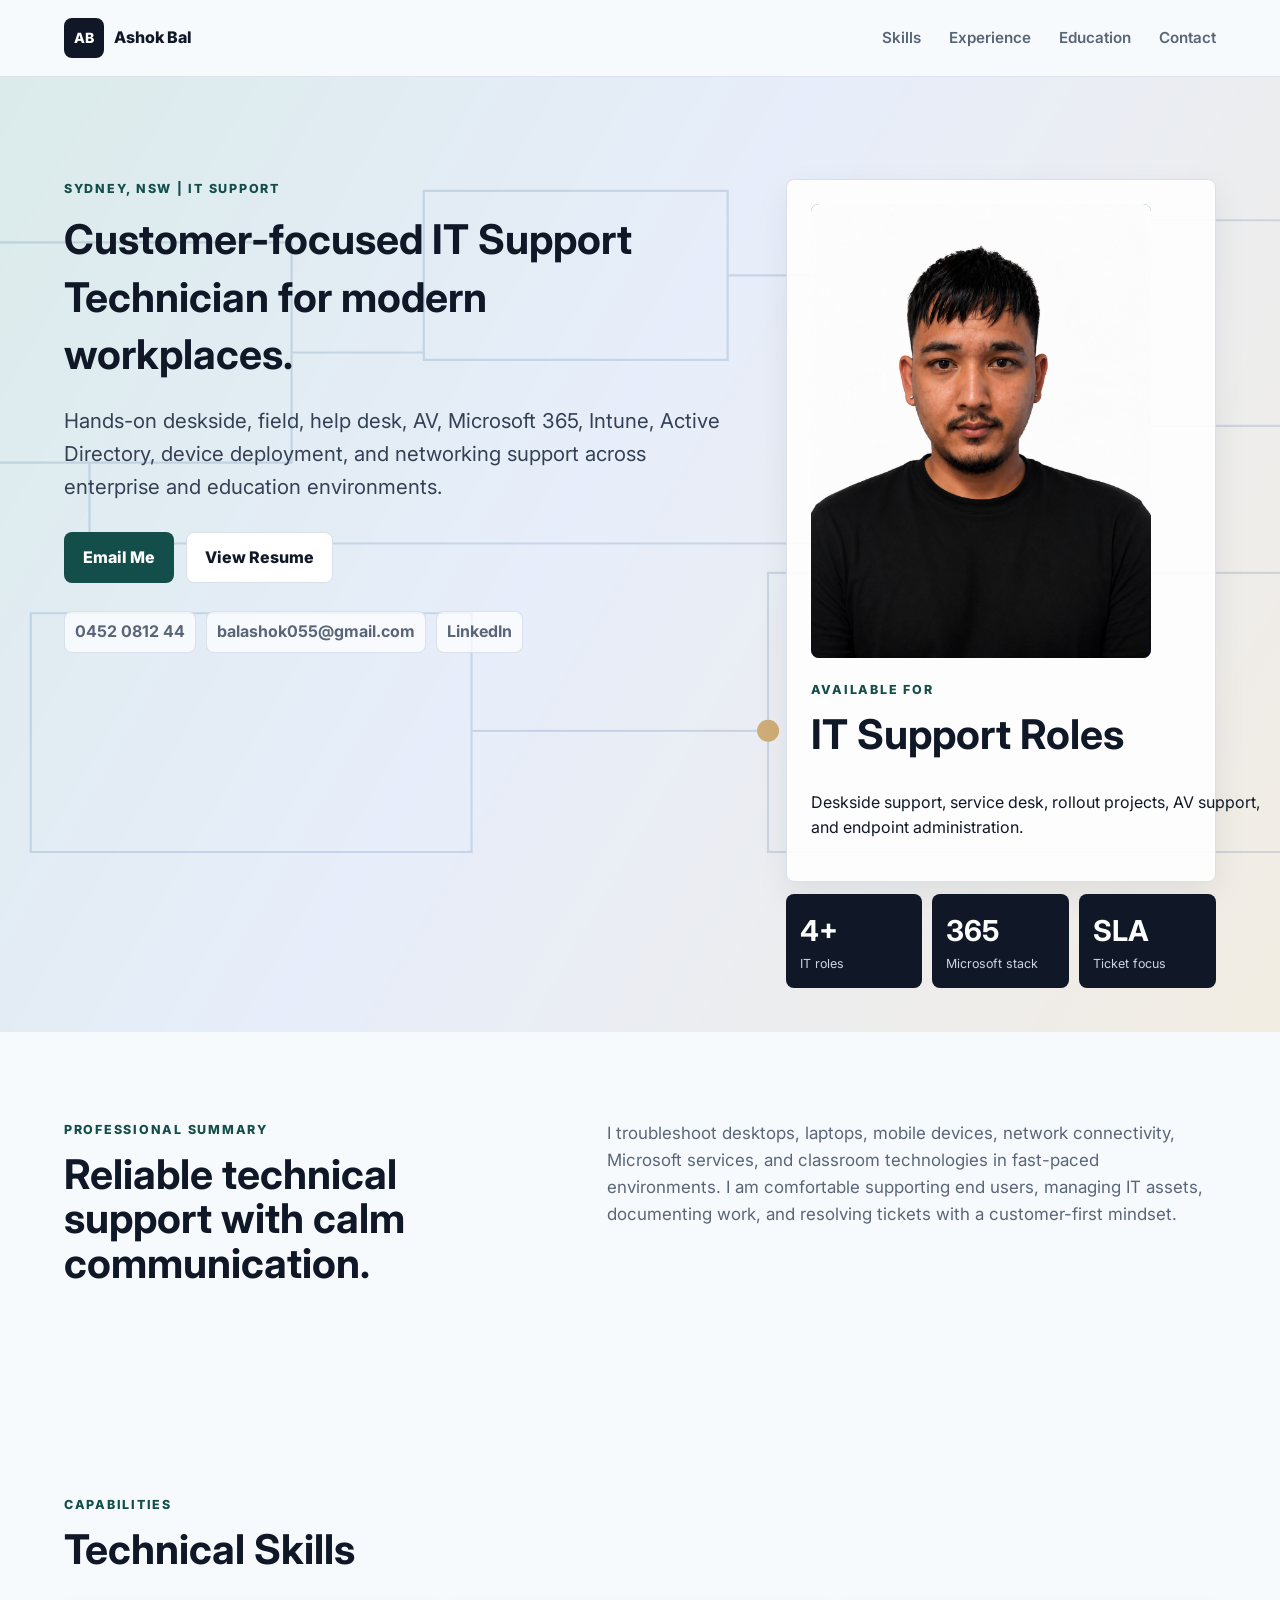
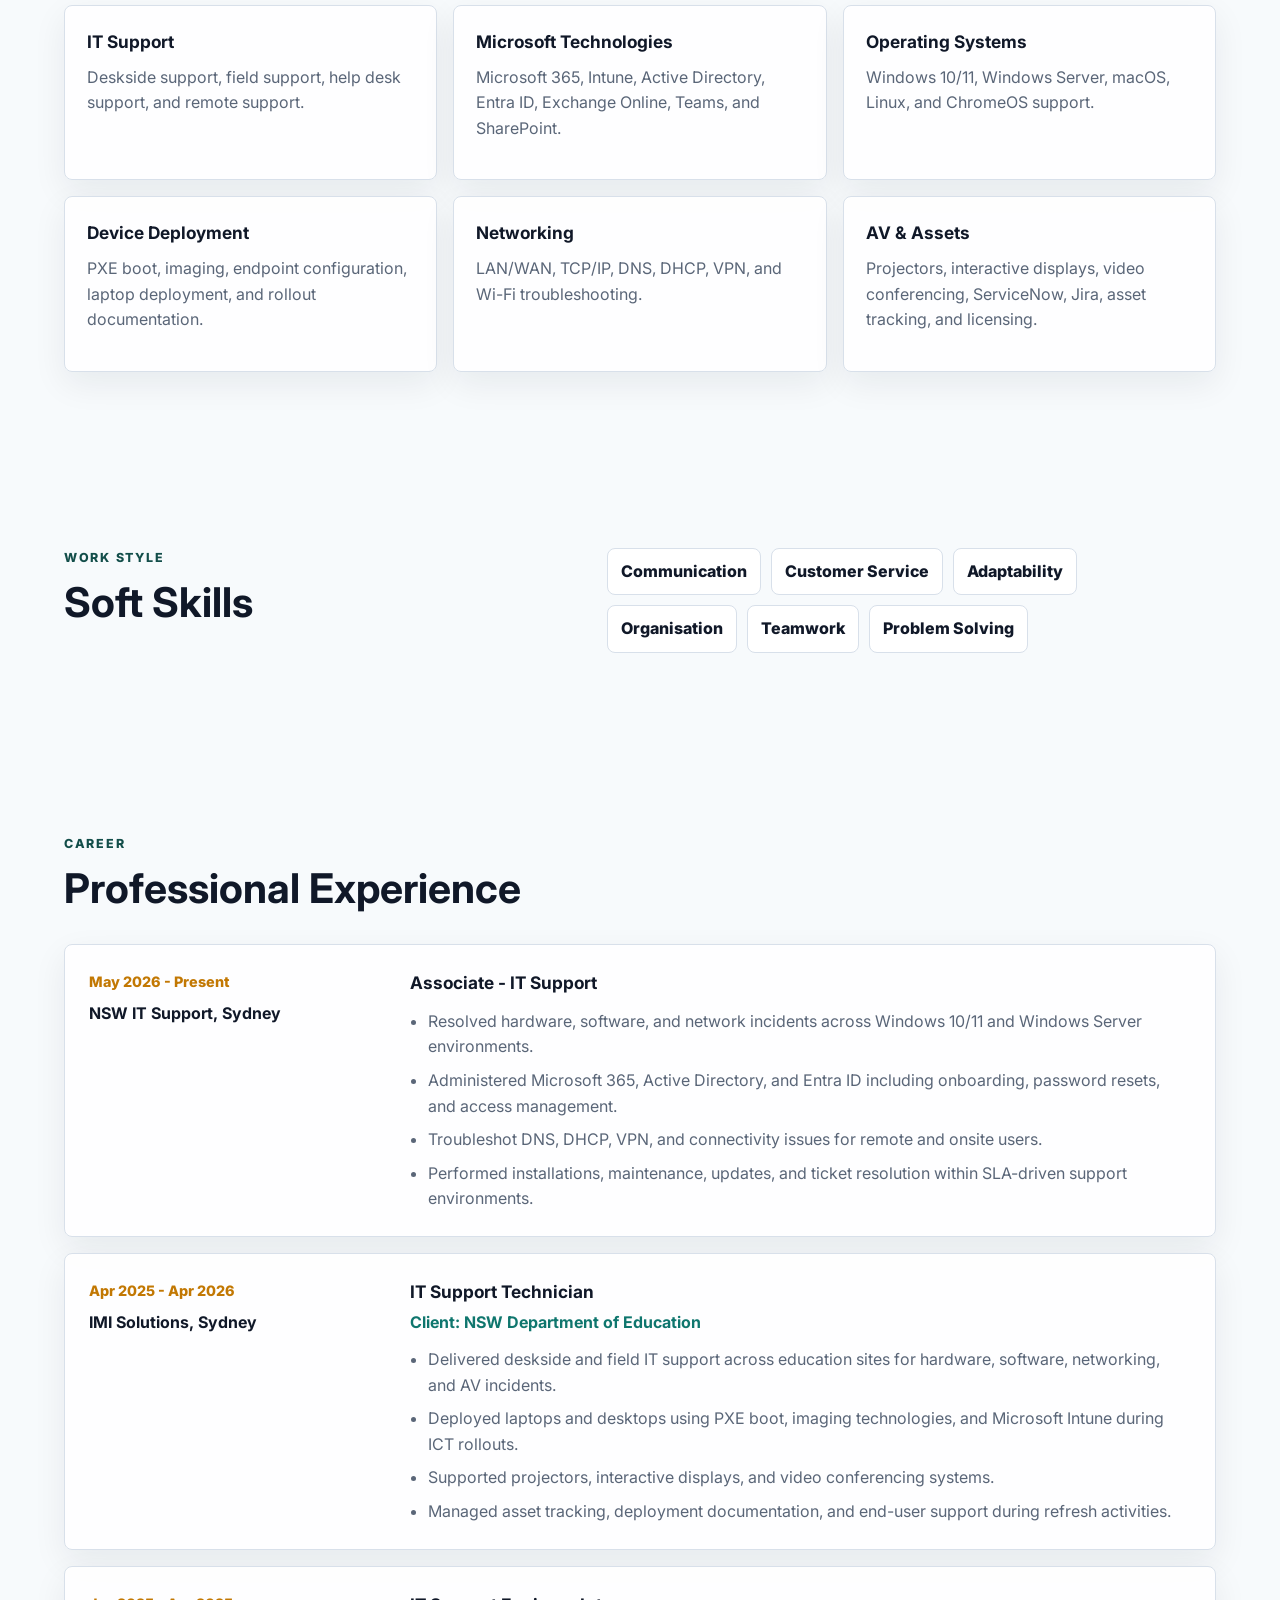
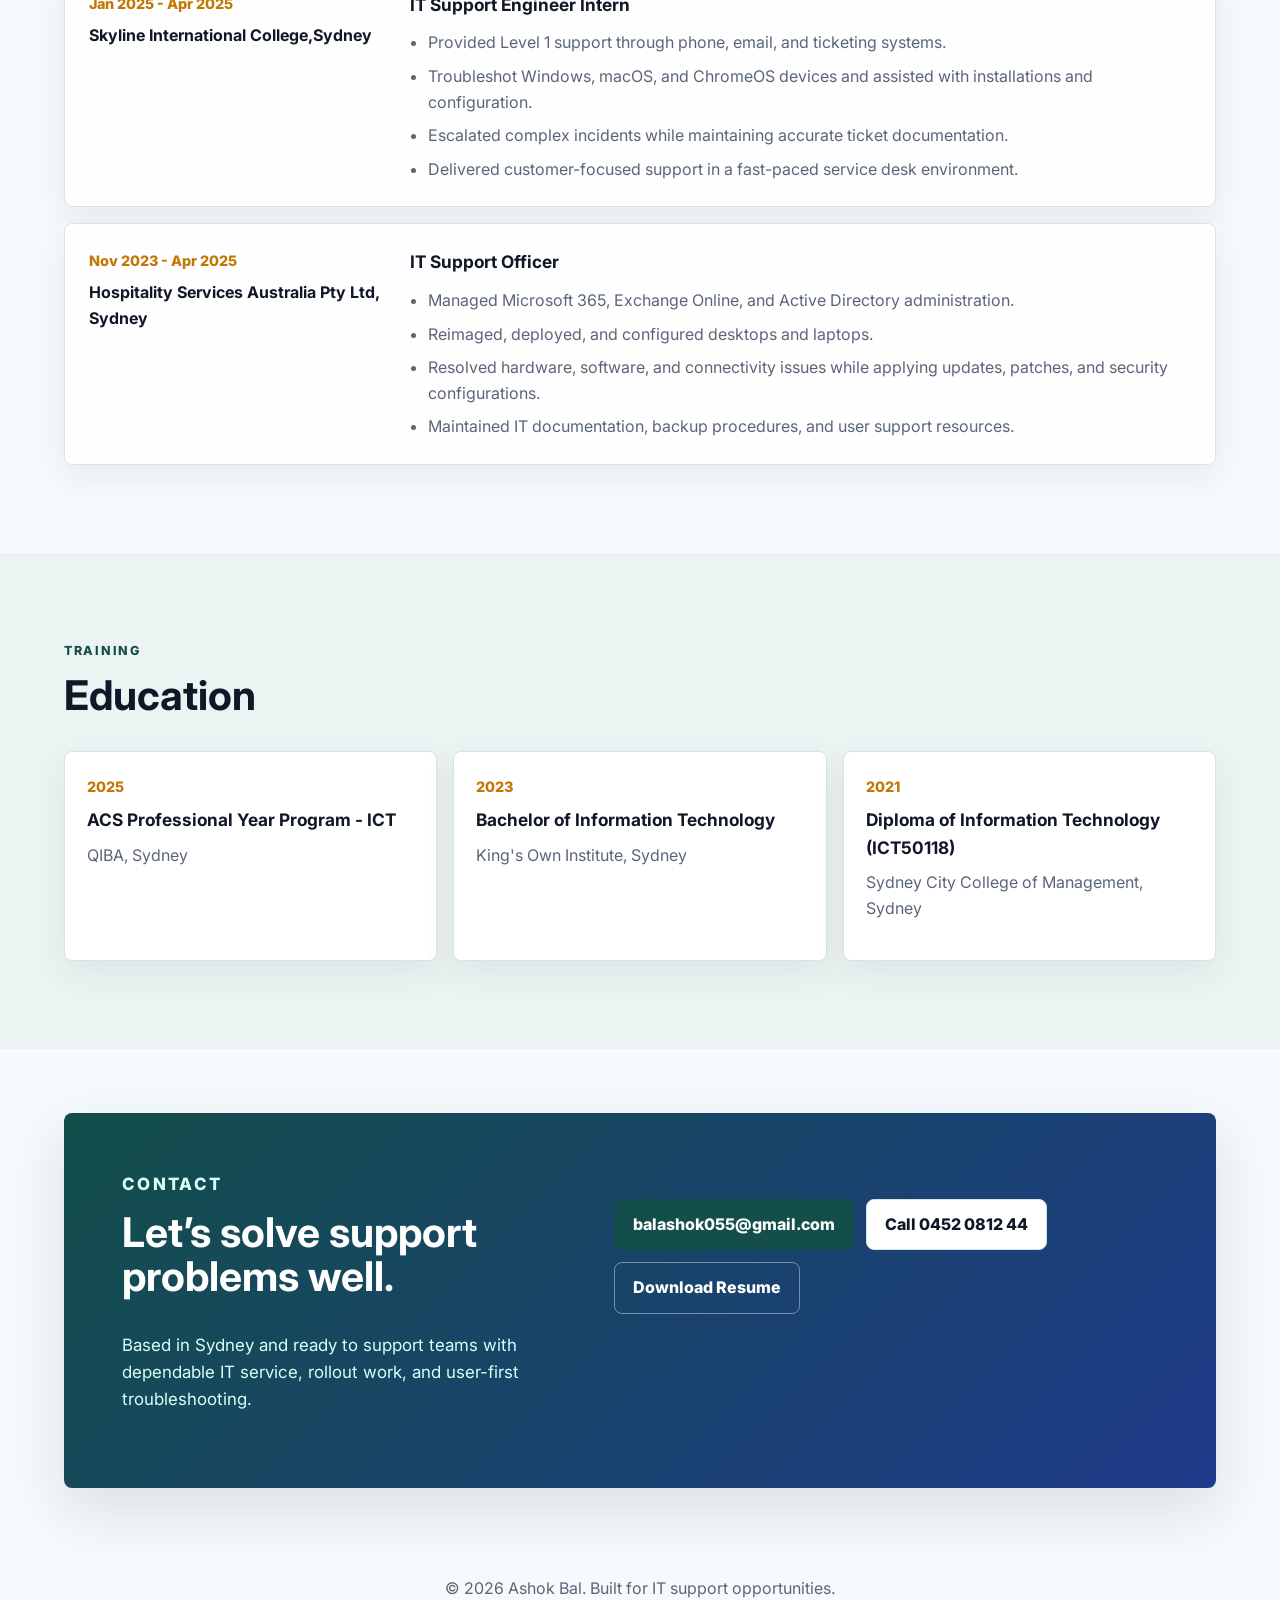
<file: Index.html>
<!doctype html>
<html lang="en">
  <head>
    <meta charset="utf-8">
    <meta name="viewport" content="width=device-width, initial-scale=1">
    <meta name="description" content="Ashok Bal - IT Support Technician in Sydney specialising in deskside support, Microsoft 365, Intune, Active Directory, networking, and AV support.">
    <title>Ashok Bal | IT Support Technician</title>
    <link rel="preconnect" href="https://fonts.googleapis.com">
    <link rel="preconnect" href="https://fonts.gstatic.com" crossorigin>
    <link href="https://fonts.googleapis.com/css2?family=Inter:wght@400;500;600;700;800&display=swap" rel="stylesheet">
    <link rel="stylesheet" href="styles.css">
  </head>
  <body>
    <header class="site-header">
      <a class="brand" href="#top" aria-label="Ashok Bal home">
        <span class="brand-mark">AB</span>
        <span>Ashok Bal</span>
      </a>
      <nav class="nav" aria-label="Primary navigation">
        <a href="#skills">Skills</a>
        <a href="#experience">Experience</a>
        <a href="#education">Education</a>
        <a href="#contact">Contact</a>
      </nav>
      <button class="menu-button" type="button" aria-label="Open navigation" aria-expanded="false">
        <span></span>
        <span></span>
        <span></span>
      </button>
    </header>

    <main id="top">
      <section class="hero">
        <div class="hero-copy">
          <p class="eyebrow">Sydney, NSW | IT Support</p>
          <h1>Customer-focused IT Support Technician for modern workplaces.</h1>
          <p class="hero-text">
            Hands-on deskside, field, help desk, AV, Microsoft 365, Intune, Active Directory,
            device deployment, and networking support across enterprise and education environments.
          </p>
          <div class="hero-actions" aria-label="Contact actions">
            <a class="button primary" href="mailto:balashok055@gmail.com">Email Me</a>
            <a class="button secondary" href="Resume.pdf" target="_blank" rel="noreferrer">View Resume</a>
          </div>
          <div class="contact-strip" aria-label="Contact details">
            <a href="tel:+61452081244">0452 0812 44</a>
            <a href="mailto:balashok055@gmail.com">balashok055@gmail.com</a>
            <a href="https://www.linkedin.com/in/ashok-bal" target="_blank" rel="noreferrer">LinkedIn</a>
          </div>
        </div>

        <aside class="hero-panel" aria-label="Profile highlights">
          <div class="profile-card">
            <div class="portrait" aria-hidden="true">
              <img src="Profile_Picture.png" alt="Ashok Bal">
            </div>
            <div>
              <p class="card-label">Available for</p>
              <h2>IT Support Roles</h2>
              <p>Deskside support, service desk, rollout projects, AV support, and endpoint administration.</p>
            </div>
          </div>
          <div class="metrics">
            <div>
              <strong>4+</strong>
              <span>IT roles</span>
            </div>
            <div>
              <strong>365</strong>
              <span>Microsoft stack</span>
            </div>
            <div>
              <strong>SLA</strong>
              <span>Ticket focus</span>
            </div>
          </div>
        </aside>
      </section>

      <section class="section intro-section" aria-labelledby="summary-title">
        <div>
          <p class="section-kicker">Professional Summary</p>
          <h2 id="summary-title">Reliable technical support with calm communication.</h2>
        </div>
        <p>
          I troubleshoot desktops, laptops, mobile devices, network connectivity, Microsoft services,
          and classroom technologies in fast-paced environments. I am comfortable supporting end users,
          managing IT assets, documenting work, and resolving tickets with a customer-first mindset.
        </p>
      </section>

      <section class="section" id="skills" aria-labelledby="skills-title">
        <div class="section-heading">
          <p class="section-kicker">Capabilities</p>
          <h2 id="skills-title">Technical Skills</h2>
        </div>
        <div class="skill-grid">
          <article class="skill-group">
            <h3>IT Support</h3>
            <p>Deskside support, field support, help desk support, and remote support.</p>
          </article>
          <article class="skill-group">
            <h3>Microsoft Technologies</h3>
            <p>Microsoft 365, Intune, Active Directory, Entra ID, Exchange Online, Teams, and SharePoint.</p>
          </article>
          <article class="skill-group">
            <h3>Operating Systems</h3>
            <p>Windows 10/11, Windows Server, macOS, Linux, and ChromeOS support.</p>
          </article>
          <article class="skill-group">
            <h3>Device Deployment</h3>
            <p>PXE boot, imaging, endpoint configuration, laptop deployment, and rollout documentation.</p>
          </article>
          <article class="skill-group">
            <h3>Networking</h3>
            <p>LAN/WAN, TCP/IP, DNS, DHCP, VPN, and Wi-Fi troubleshooting.</p>
          </article>
          <article class="skill-group">
            <h3>AV & Assets</h3>
            <p>Projectors, interactive displays, video conferencing, ServiceNow, Jira, asset tracking, and licensing.</p>
          </article>
        </div>
      </section>

      <section class="section split-section" aria-labelledby="soft-skills-title">
        <div>
          <p class="section-kicker">Work Style</p>
          <h2 id="soft-skills-title">Soft Skills</h2>
        </div>
        <div class="soft-list">
          <span>Communication</span>
          <span>Customer Service</span>
          <span>Adaptability</span>
          <span>Organisation</span>
          <span>Teamwork</span>
          <span>Problem Solving</span>
        </div>
      </section>

      <section class="section" id="experience" aria-labelledby="experience-title">
        <div class="section-heading">
          <p class="section-kicker">Career</p>
          <h2 id="experience-title">Professional Experience</h2>
        </div>
        <div class="timeline">
          <article class="role">
            <div class="role-meta">
              <span>May 2026 - Present</span>
              <strong>NSW IT Support, Sydney</strong>
            </div>
            <div class="role-body">
              <h3>Associate - IT Support</h3>
              <ul>
                <li>Resolved hardware, software, and network incidents across Windows 10/11 and Windows Server environments.</li>
                <li>Administered Microsoft 365, Active Directory, and Entra ID including onboarding, password resets, and access management.</li>
                <li>Troubleshot DNS, DHCP, VPN, and connectivity issues for remote and onsite users.</li>
                <li>Performed installations, maintenance, updates, and ticket resolution within SLA-driven support environments.</li>
              </ul>
            </div>
          </article>

          <article class="role">
            <div class="role-meta">
              <span>Apr 2025 - Apr 2026</span>
              <strong>IMI Solutions, Sydney</strong>
            </div>
            <div class="role-body">
              <h3>IT Support Technician</h3>
              <p class="client">Client: NSW Department of Education</p>
              <ul>
                <li>Delivered deskside and field IT support across education sites for hardware, software, networking, and AV incidents.</li>
                <li>Deployed laptops and desktops using PXE boot, imaging technologies, and Microsoft Intune during ICT rollouts.</li>
                <li>Supported projectors, interactive displays, and video conferencing systems.</li>
                <li>Managed asset tracking, deployment documentation, and end-user support during refresh activities.</li>
              </ul>
            </div>
          </article>

          <article class="role">
            <div class="role-meta">
              <span>Jan 2025 - Apr 2025</span>
              <strong>Skyline International College,Sydney</strong>
            </div>
            <div class="role-body">
              <h3>IT Support Engineer Intern</h3>
              <ul>
                <li>Provided Level 1 support through phone, email, and ticketing systems.</li>
                <li>Troubleshot Windows, macOS, and ChromeOS devices and assisted with installations and configuration.</li>
                <li>Escalated complex incidents while maintaining accurate ticket documentation.</li>
                <li>Delivered customer-focused support in a fast-paced service desk environment.</li>
              </ul>
            </div>
          </article>

          <article class="role">
            <div class="role-meta">
              <span>Nov 2023 - Apr 2025</span>
              <strong>Hospitality Services Australia Pty Ltd, Sydney</strong>
            </div>
            <div class="role-body">
              <h3>IT Support Officer</h3>
              <ul>
                <li>Managed Microsoft 365, Exchange Online, and Active Directory administration.</li>
                <li>Reimaged, deployed, and configured desktops and laptops.</li>
                <li>Resolved hardware, software, and connectivity issues while applying updates, patches, and security configurations.</li>
                <li>Maintained IT documentation, backup procedures, and user support resources.</li>
              </ul>
            </div>
          </article>
        </div>
      </section>

      <section class="section education-section" id="education" aria-labelledby="education-title">
        <div class="section-heading">
          <p class="section-kicker">Training</p>
          <h2 id="education-title">Education</h2>
        </div>
        <div class="education-grid">
          <article>
            <span>2025</span>
            <h3>ACS Professional Year Program - ICT</h3>
            <p>QIBA, Sydney</p>
          </article>
          <article>
            <span>2023</span>
            <h3>Bachelor of Information Technology</h3>
            <p>King's Own Institute, Sydney</p>
          </article>
          <article>
            <span>2021</span>
            <h3>Diploma of Information Technology (ICT50118)</h3>
            <p>Sydney City College of Management, Sydney</p>
          </article>
        </div>
      </section>

      <section class="contact-section" id="contact" aria-labelledby="contact-title">
        <div>
          <p class="section-kicker">Contact</p>
          <h2 id="contact-title">Let’s solve support problems well.</h2>
          <p>Based in Sydney and ready to support teams with dependable IT service, rollout work, and user-first troubleshooting.</p>
        </div>
        <div class="contact-actions">
          <a class="button primary" href="mailto:balashok055@gmail.com">balashok055@gmail.com</a>
          <a class="button secondary" href="tel:+61452081244">Call 0452 0812 44</a>
          <a class="button ghost" href="Resume.pdf" download>Download Resume</a>
        </div>
      </section>
    </main>

    <footer>
      <p>&copy; <span id="year"></span> Ashok Bal. Built for IT support opportunities.</p>
    </footer>

    <script src="script.js"></script>
  </body>
</html>
</file>
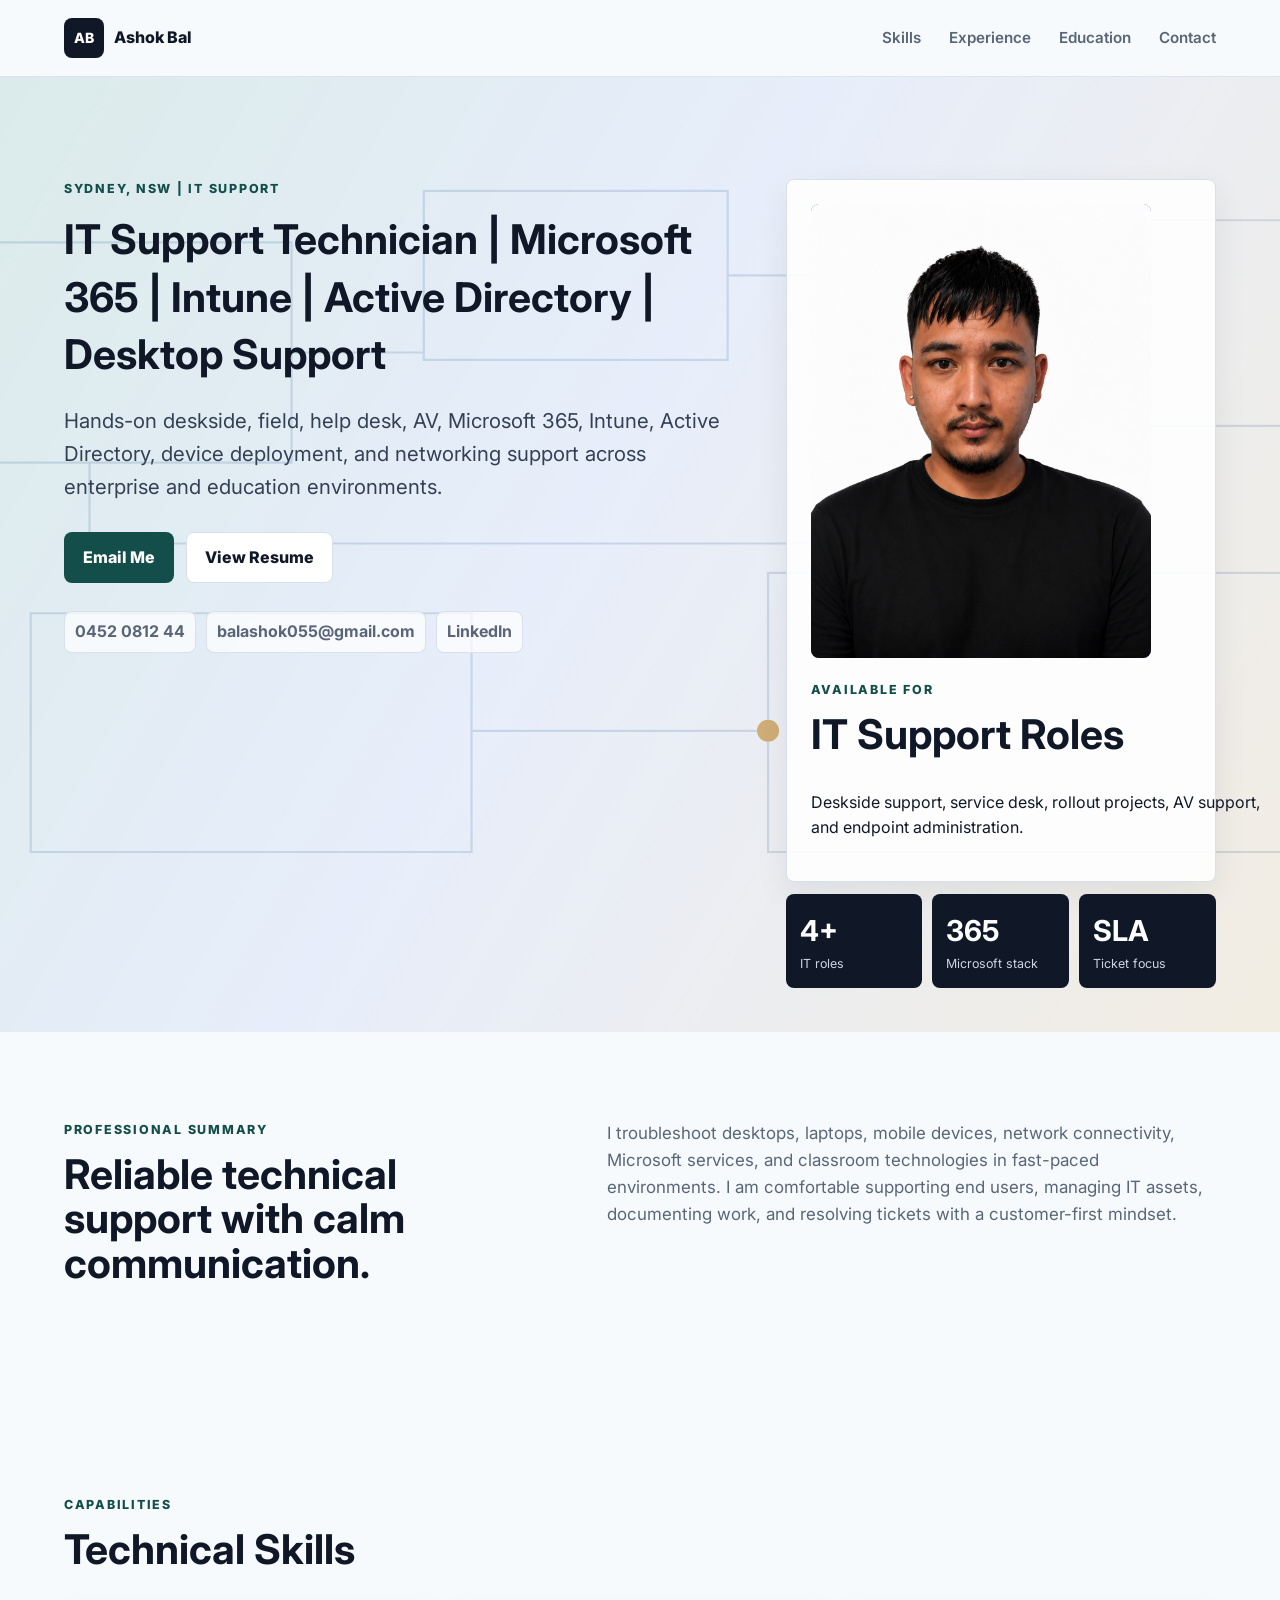
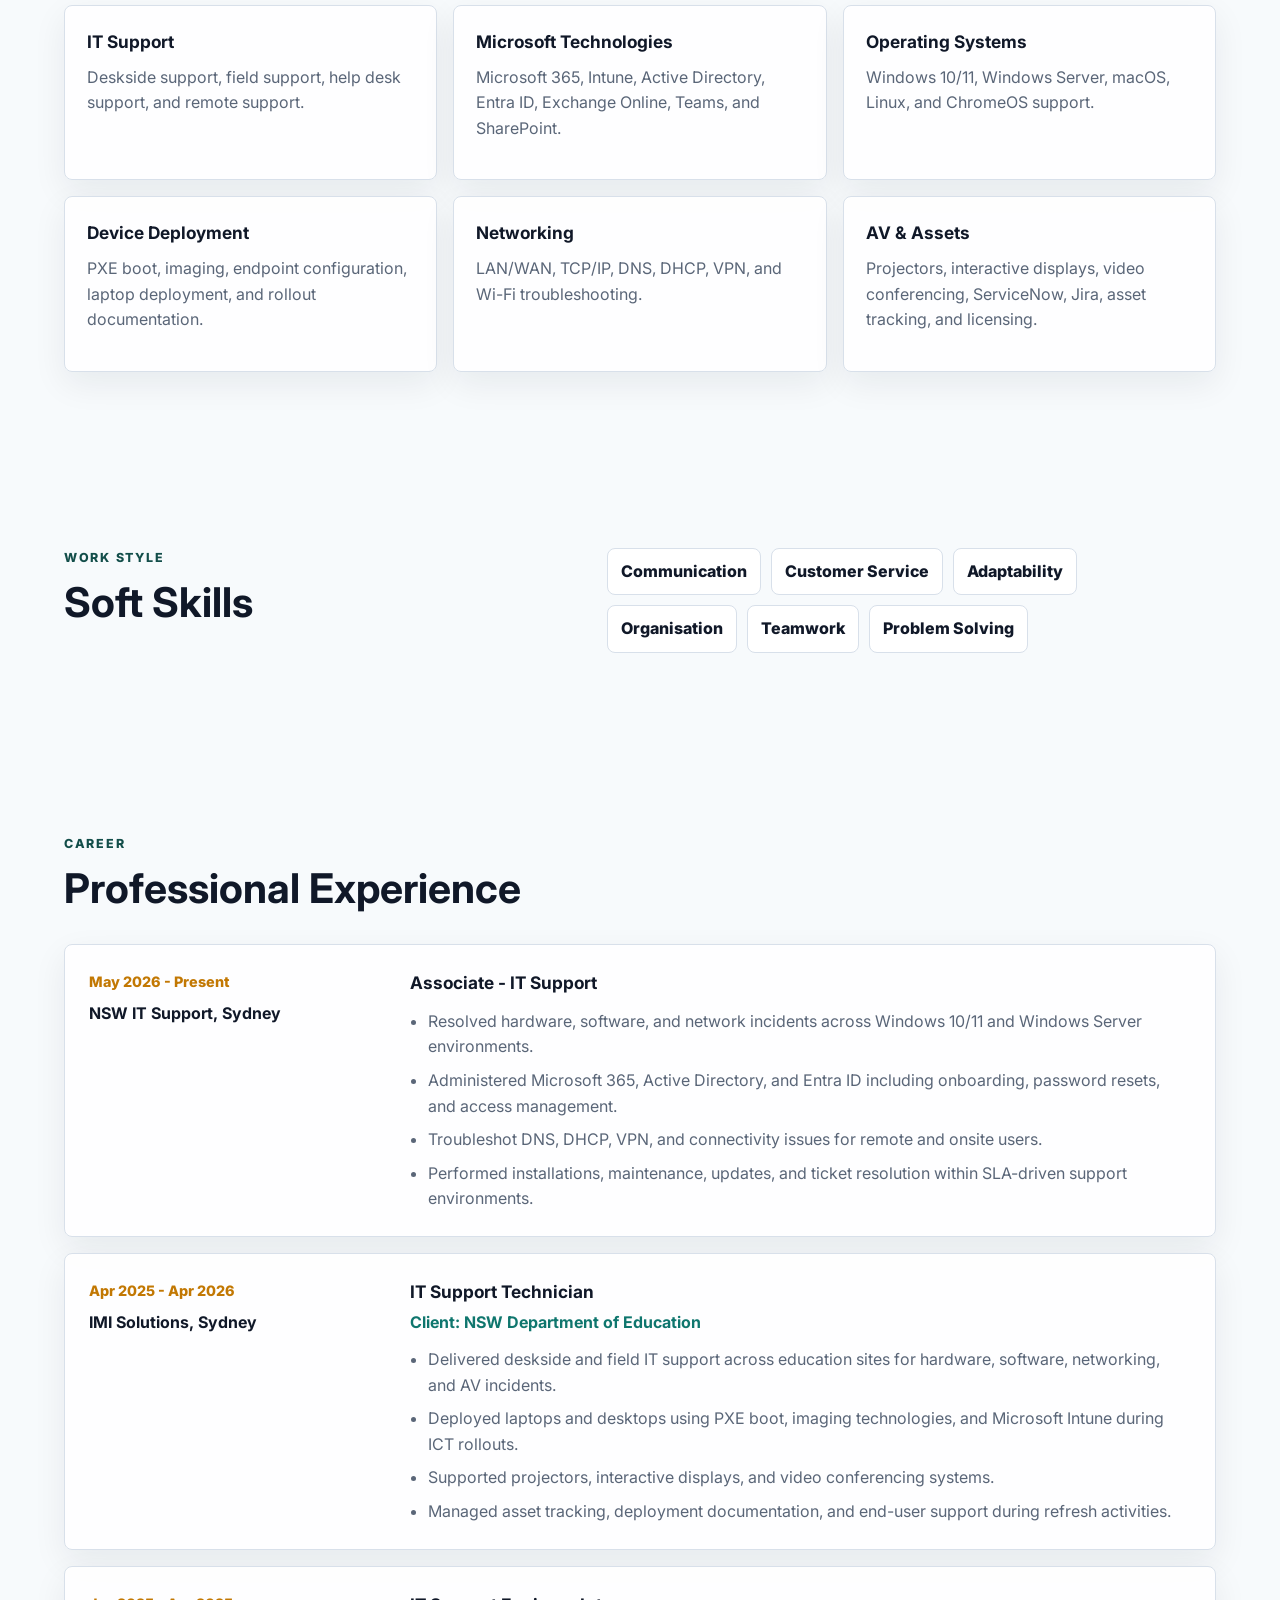
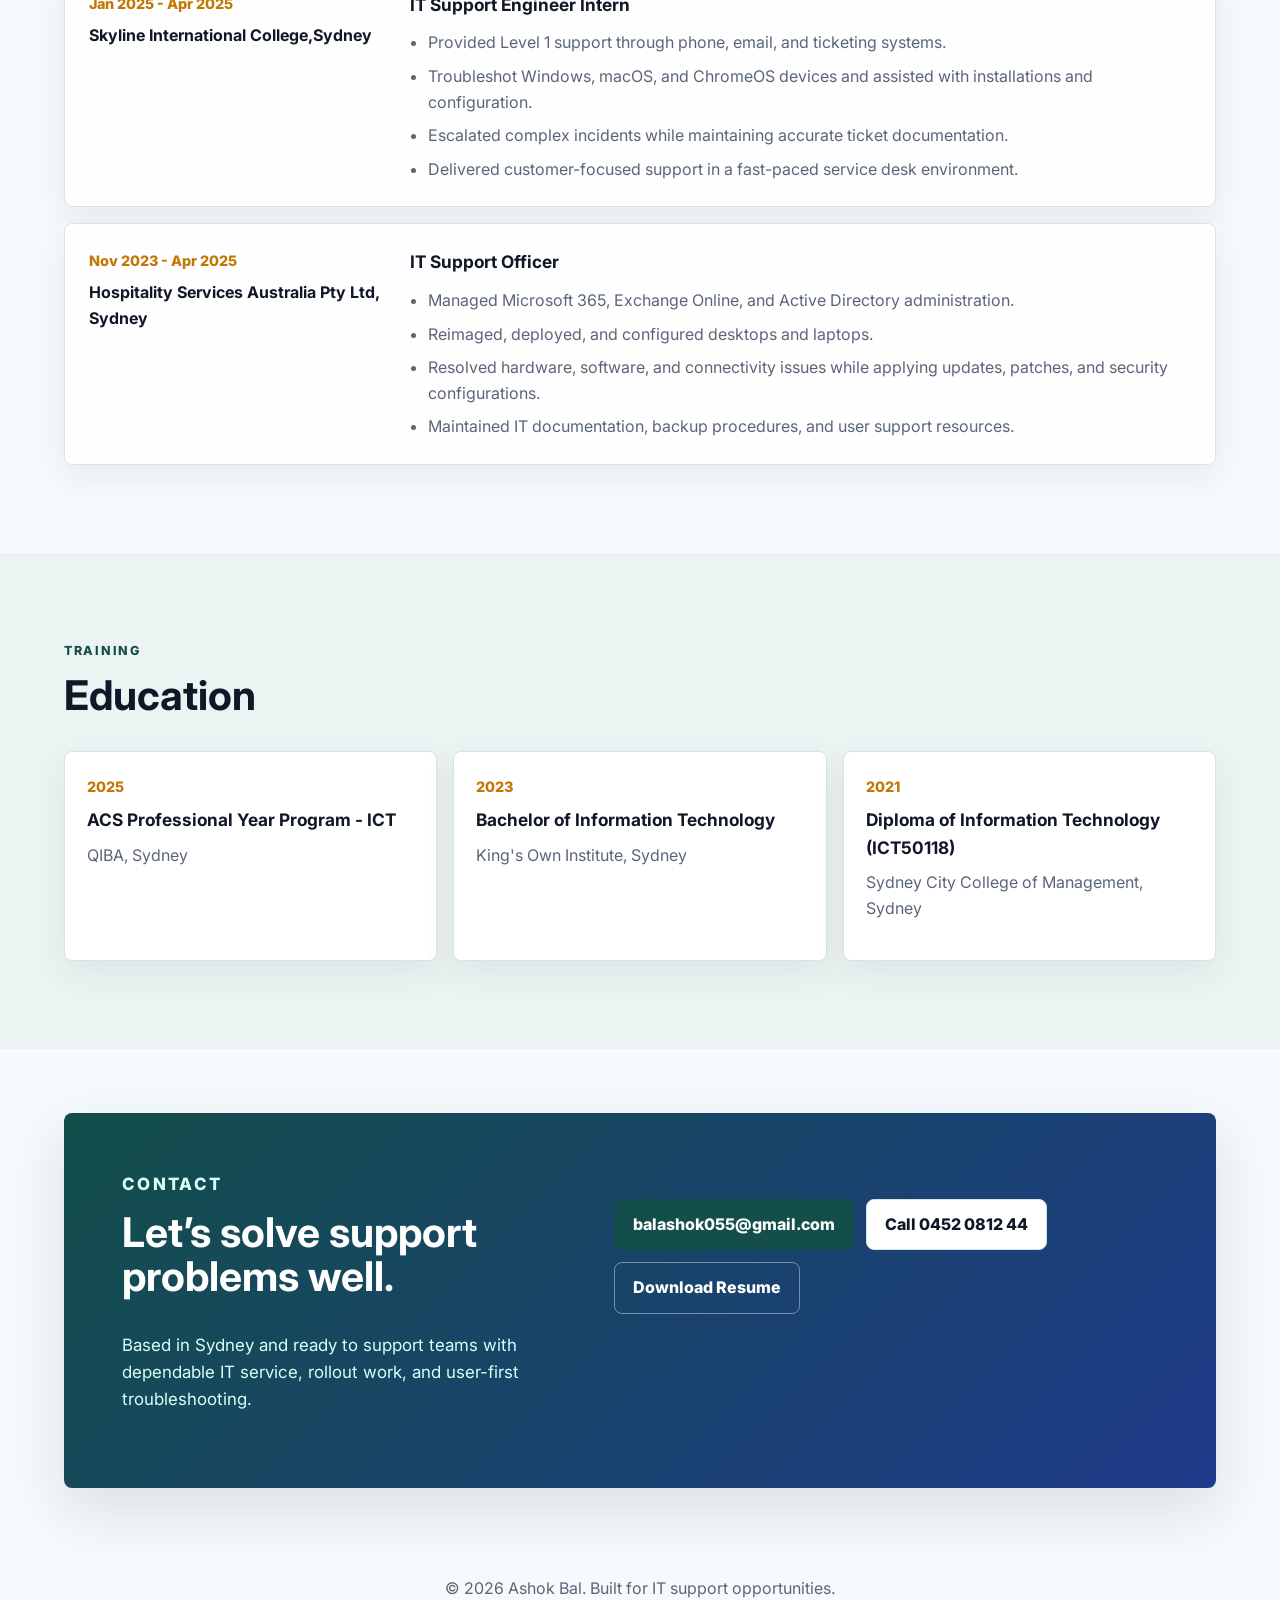
<file: index.html>
<!doctype html>
<html lang="en">
  <head>
    <meta charset="utf-8">
    <meta name="viewport" content="width=device-width, initial-scale=1">
    <meta name="description" content="Ashok Bal - IT Support Technician in Sydney specialising in deskside support, Microsoft 365, Intune, Active Directory, networking, and AV support.">
    <title>Ashok Bal | IT Support Technician</title>
    <link rel="preconnect" href="https://fonts.googleapis.com">
    <link rel="preconnect" href="https://fonts.gstatic.com" crossorigin>
    <link href="https://fonts.googleapis.com/css2?family=Inter:wght@400;500;600;700;800&display=swap" rel="stylesheet">
    <link rel="stylesheet" href="styles.css">
  </head>
  <body>
    <header class="site-header">
      <a class="brand" href="#top" aria-label="Ashok Bal home">
        <span class="brand-mark">AB</span>
        <span>Ashok Bal</span>
      </a>
      <nav class="nav" aria-label="Primary navigation">
        <a href="#skills">Skills</a>
        <a href="#experience">Experience</a>
        <a href="#education">Education</a>
        <a href="#contact">Contact</a>
      </nav>
      <button class="menu-button" type="button" aria-label="Open navigation" aria-expanded="false">
        <span></span>
        <span></span>
        <span></span>
      </button>
    </header>

    <main id="top">
      <section class="hero">
        <div class="hero-copy">
          <p class="eyebrow">Sydney, NSW | IT Support</p>
          <h1>IT Support Technician | Microsoft 365 | Intune | Active Directory | Desktop Support</h1>
          <p class="hero-text">
            Hands-on deskside, field, help desk, AV, Microsoft 365, Intune, Active Directory,
            device deployment, and networking support across enterprise and education environments.
          </p>
          <div class="hero-actions" aria-label="Contact actions">
            <a class="button primary" href="mailto:balashok055@gmail.com">Email Me</a>
            <a class="button secondary" href="Resume.pdf" target="_blank" rel="noreferrer">View Resume</a>
          </div>
          <div class="contact-strip" aria-label="Contact details">
            <a href="tel:+61452081244">0452 0812 44</a>
            <a href="mailto:balashok055@gmail.com">balashok055@gmail.com</a>
            <a href="https://www.linkedin.com/in/ashok-bal" target="_blank" rel="noreferrer">LinkedIn</a>
          </div>
        </div>

        <aside class="hero-panel" aria-label="Profile highlights">
          <div class="profile-card">
            <div class="portrait" aria-hidden="true">
              <img src="Profile_Picture.png" alt="Ashok Bal">
            </div>
            <div>
              <p class="card-label">Available for</p>
              <h2>IT Support Roles</h2>
              <p>Deskside support, service desk, rollout projects, AV support, and endpoint administration.</p>
            </div>
          </div>
          <div class="metrics">
            <div>
              <strong>4+</strong>
              <span>IT roles</span>
            </div>
            <div>
              <strong>365</strong>
              <span>Microsoft stack</span>
            </div>
            <div>
              <strong>SLA</strong>
              <span>Ticket focus</span>
            </div>
          </div>
        </aside>
      </section>

      <section class="section intro-section" aria-labelledby="summary-title">
        <div>
          <p class="section-kicker">Professional Summary</p>
          <h2 id="summary-title">Reliable technical support with calm communication.</h2>
        </div>
        <p>
          I troubleshoot desktops, laptops, mobile devices, network connectivity, Microsoft services,
          and classroom technologies in fast-paced environments. I am comfortable supporting end users,
          managing IT assets, documenting work, and resolving tickets with a customer-first mindset.
        </p>
      </section>

      <section class="section" id="skills" aria-labelledby="skills-title">
        <div class="section-heading">
          <p class="section-kicker">Capabilities</p>
          <h2 id="skills-title">Technical Skills</h2>
        </div>
        <div class="skill-grid">
          <article class="skill-group">
            <h3>IT Support</h3>
            <p>Deskside support, field support, help desk support, and remote support.</p>
          </article>
          <article class="skill-group">
            <h3>Microsoft Technologies</h3>
            <p>Microsoft 365, Intune, Active Directory, Entra ID, Exchange Online, Teams, and SharePoint.</p>
          </article>
          <article class="skill-group">
            <h3>Operating Systems</h3>
            <p>Windows 10/11, Windows Server, macOS, Linux, and ChromeOS support.</p>
          </article>
          <article class="skill-group">
            <h3>Device Deployment</h3>
            <p>PXE boot, imaging, endpoint configuration, laptop deployment, and rollout documentation.</p>
          </article>
          <article class="skill-group">
            <h3>Networking</h3>
            <p>LAN/WAN, TCP/IP, DNS, DHCP, VPN, and Wi-Fi troubleshooting.</p>
          </article>
          <article class="skill-group">
            <h3>AV & Assets</h3>
            <p>Projectors, interactive displays, video conferencing, ServiceNow, Jira, asset tracking, and licensing.</p>
          </article>
        </div>
      </section>

      <section class="section split-section" aria-labelledby="soft-skills-title">
        <div>
          <p class="section-kicker">Work Style</p>
          <h2 id="soft-skills-title">Soft Skills</h2>
        </div>
        <div class="soft-list">
          <span>Communication</span>
          <span>Customer Service</span>
          <span>Adaptability</span>
          <span>Organisation</span>
          <span>Teamwork</span>
          <span>Problem Solving</span>
        </div>
      </section>

      <section class="section" id="experience" aria-labelledby="experience-title">
        <div class="section-heading">
          <p class="section-kicker">Career</p>
          <h2 id="experience-title">Professional Experience</h2>
        </div>
        <div class="timeline">
          <article class="role">
            <div class="role-meta">
              <span>May 2026 - Present</span>
              <strong>NSW IT Support, Sydney</strong>
            </div>
            <div class="role-body">
              <h3>Associate - IT Support</h3>
              <ul>
                <li>Resolved hardware, software, and network incidents across Windows 10/11 and Windows Server environments.</li>
                <li>Administered Microsoft 365, Active Directory, and Entra ID including onboarding, password resets, and access management.</li>
                <li>Troubleshot DNS, DHCP, VPN, and connectivity issues for remote and onsite users.</li>
                <li>Performed installations, maintenance, updates, and ticket resolution within SLA-driven support environments.</li>
              </ul>
            </div>
          </article>

          <article class="role">
            <div class="role-meta">
              <span>Apr 2025 - Apr 2026</span>
              <strong>IMI Solutions, Sydney</strong>
            </div>
            <div class="role-body">
              <h3>IT Support Technician</h3>
              <p class="client">Client: NSW Department of Education</p>
              <ul>
                <li>Delivered deskside and field IT support across education sites for hardware, software, networking, and AV incidents.</li>
                <li>Deployed laptops and desktops using PXE boot, imaging technologies, and Microsoft Intune during ICT rollouts.</li>
                <li>Supported projectors, interactive displays, and video conferencing systems.</li>
                <li>Managed asset tracking, deployment documentation, and end-user support during refresh activities.</li>
              </ul>
            </div>
          </article>

          <article class="role">
            <div class="role-meta">
              <span>Jan 2025 - Apr 2025</span>
              <strong>Skyline International College,Sydney</strong>
            </div>
            <div class="role-body">
              <h3>IT Support Engineer Intern</h3>
              <ul>
                <li>Provided Level 1 support through phone, email, and ticketing systems.</li>
                <li>Troubleshot Windows, macOS, and ChromeOS devices and assisted with installations and configuration.</li>
                <li>Escalated complex incidents while maintaining accurate ticket documentation.</li>
                <li>Delivered customer-focused support in a fast-paced service desk environment.</li>
              </ul>
            </div>
          </article>

          <article class="role">
            <div class="role-meta">
              <span>Nov 2023 - Apr 2025</span>
              <strong>Hospitality Services Australia Pty Ltd, Sydney</strong>
            </div>
            <div class="role-body">
              <h3>IT Support Officer</h3>
              <ul>
                <li>Managed Microsoft 365, Exchange Online, and Active Directory administration.</li>
                <li>Reimaged, deployed, and configured desktops and laptops.</li>
                <li>Resolved hardware, software, and connectivity issues while applying updates, patches, and security configurations.</li>
                <li>Maintained IT documentation, backup procedures, and user support resources.</li>
              </ul>
            </div>
          </article>
        </div>
      </section>

      <section class="section education-section" id="education" aria-labelledby="education-title">
        <div class="section-heading">
          <p class="section-kicker">Training</p>
          <h2 id="education-title">Education</h2>
        </div>
        <div class="education-grid">
          <article>
            <span>2025</span>
            <h3>ACS Professional Year Program - ICT</h3>
            <p>QIBA, Sydney</p>
          </article>
          <article>
            <span>2023</span>
            <h3>Bachelor of Information Technology</h3>
            <p>King's Own Institute, Sydney</p>
          </article>
          <article>
            <span>2021</span>
            <h3>Diploma of Information Technology (ICT50118)</h3>
            <p>Sydney City College of Management, Sydney</p>
          </article>
        </div>
      </section>

      <section class="contact-section" id="contact" aria-labelledby="contact-title">
        <div>
          <p class="section-kicker">Contact</p>
          <h2 id="contact-title">Let’s solve support problems well.</h2>
          <p>Based in Sydney and ready to support teams with dependable IT service, rollout work, and user-first troubleshooting.</p>
        </div>
        <div class="contact-actions">
          <a class="button primary" href="mailto:balashok055@gmail.com">balashok055@gmail.com</a>
          <a class="button secondary" href="tel:+61452081244">Call 0452 0812 44</a>
          <a class="button ghost" href="Resume.pdf" download>Download Resume</a>
        </div>
      </section>
    </main>

    <footer>
      <p>&copy; <span id="year"></span> Ashok Bal. Built for IT support opportunities.</p>
    </footer>

    <script src="script.js"></script>
  </body>
</html>
</file>
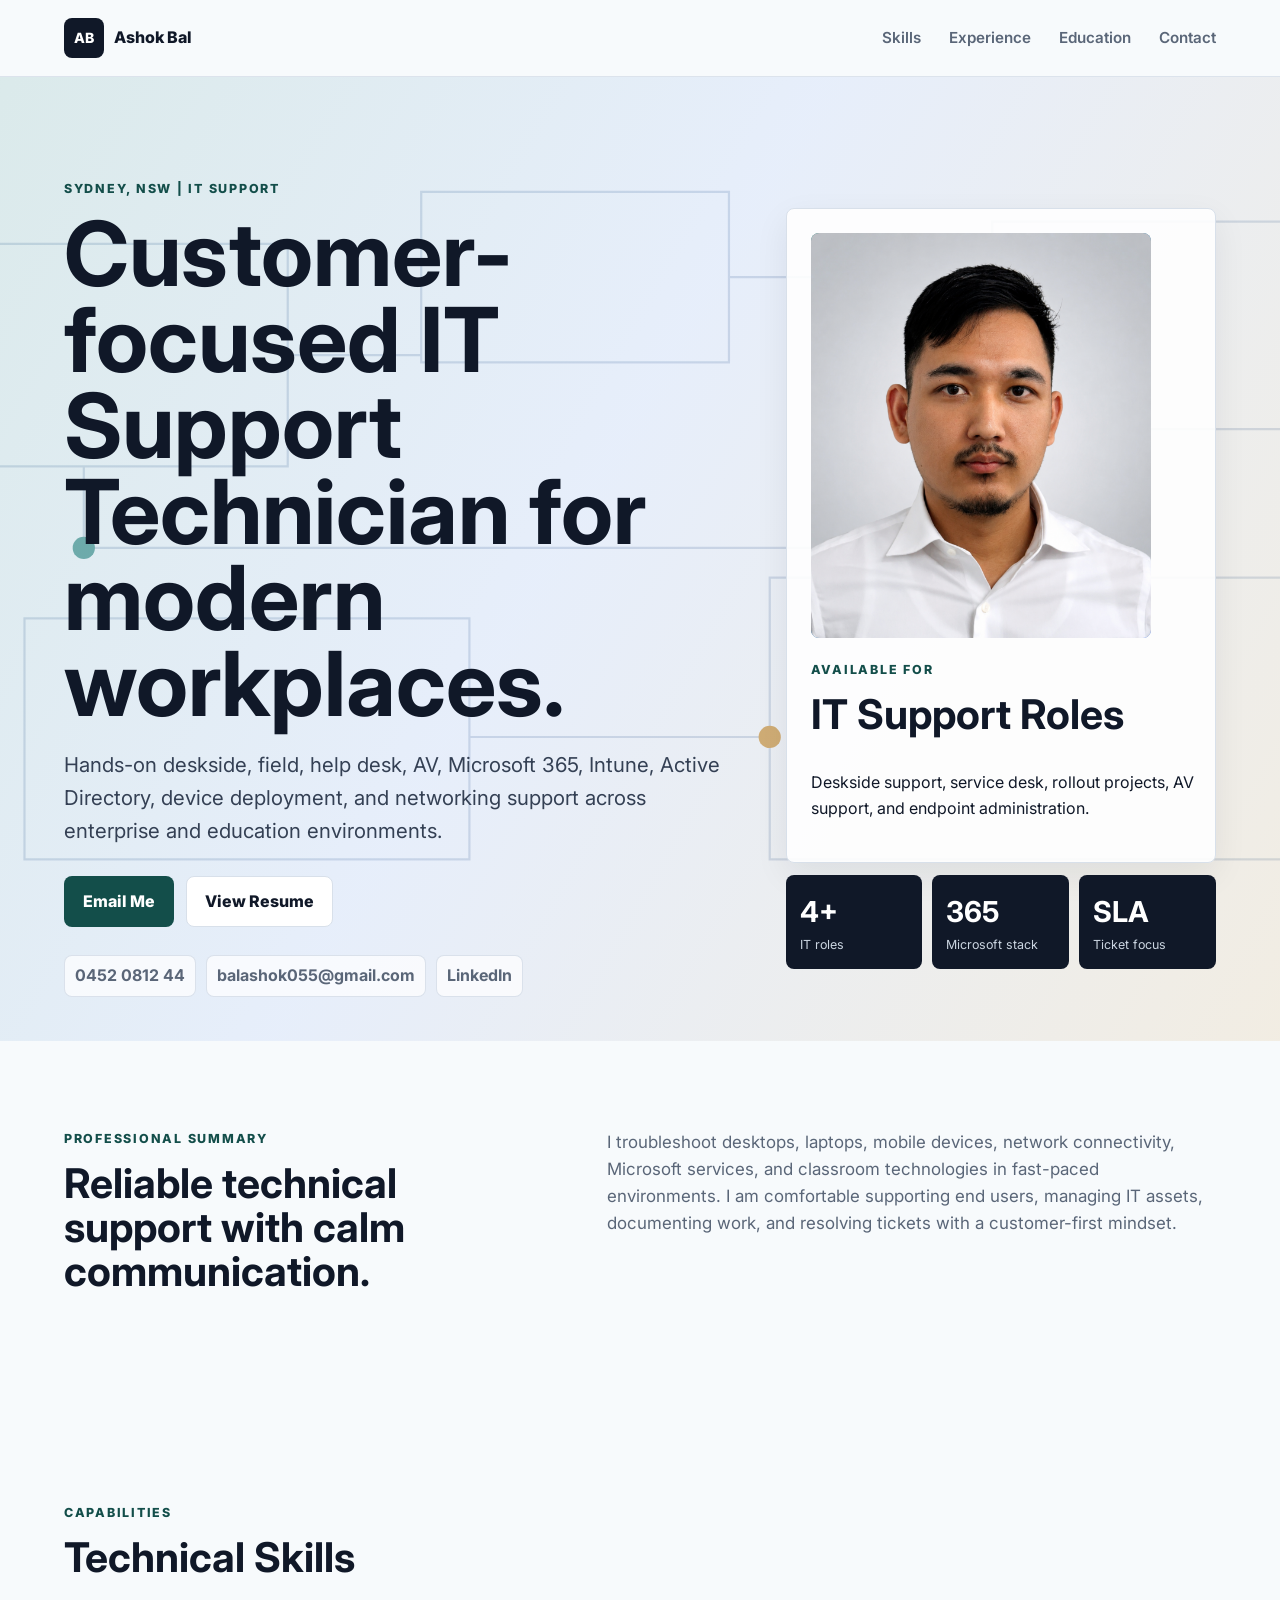
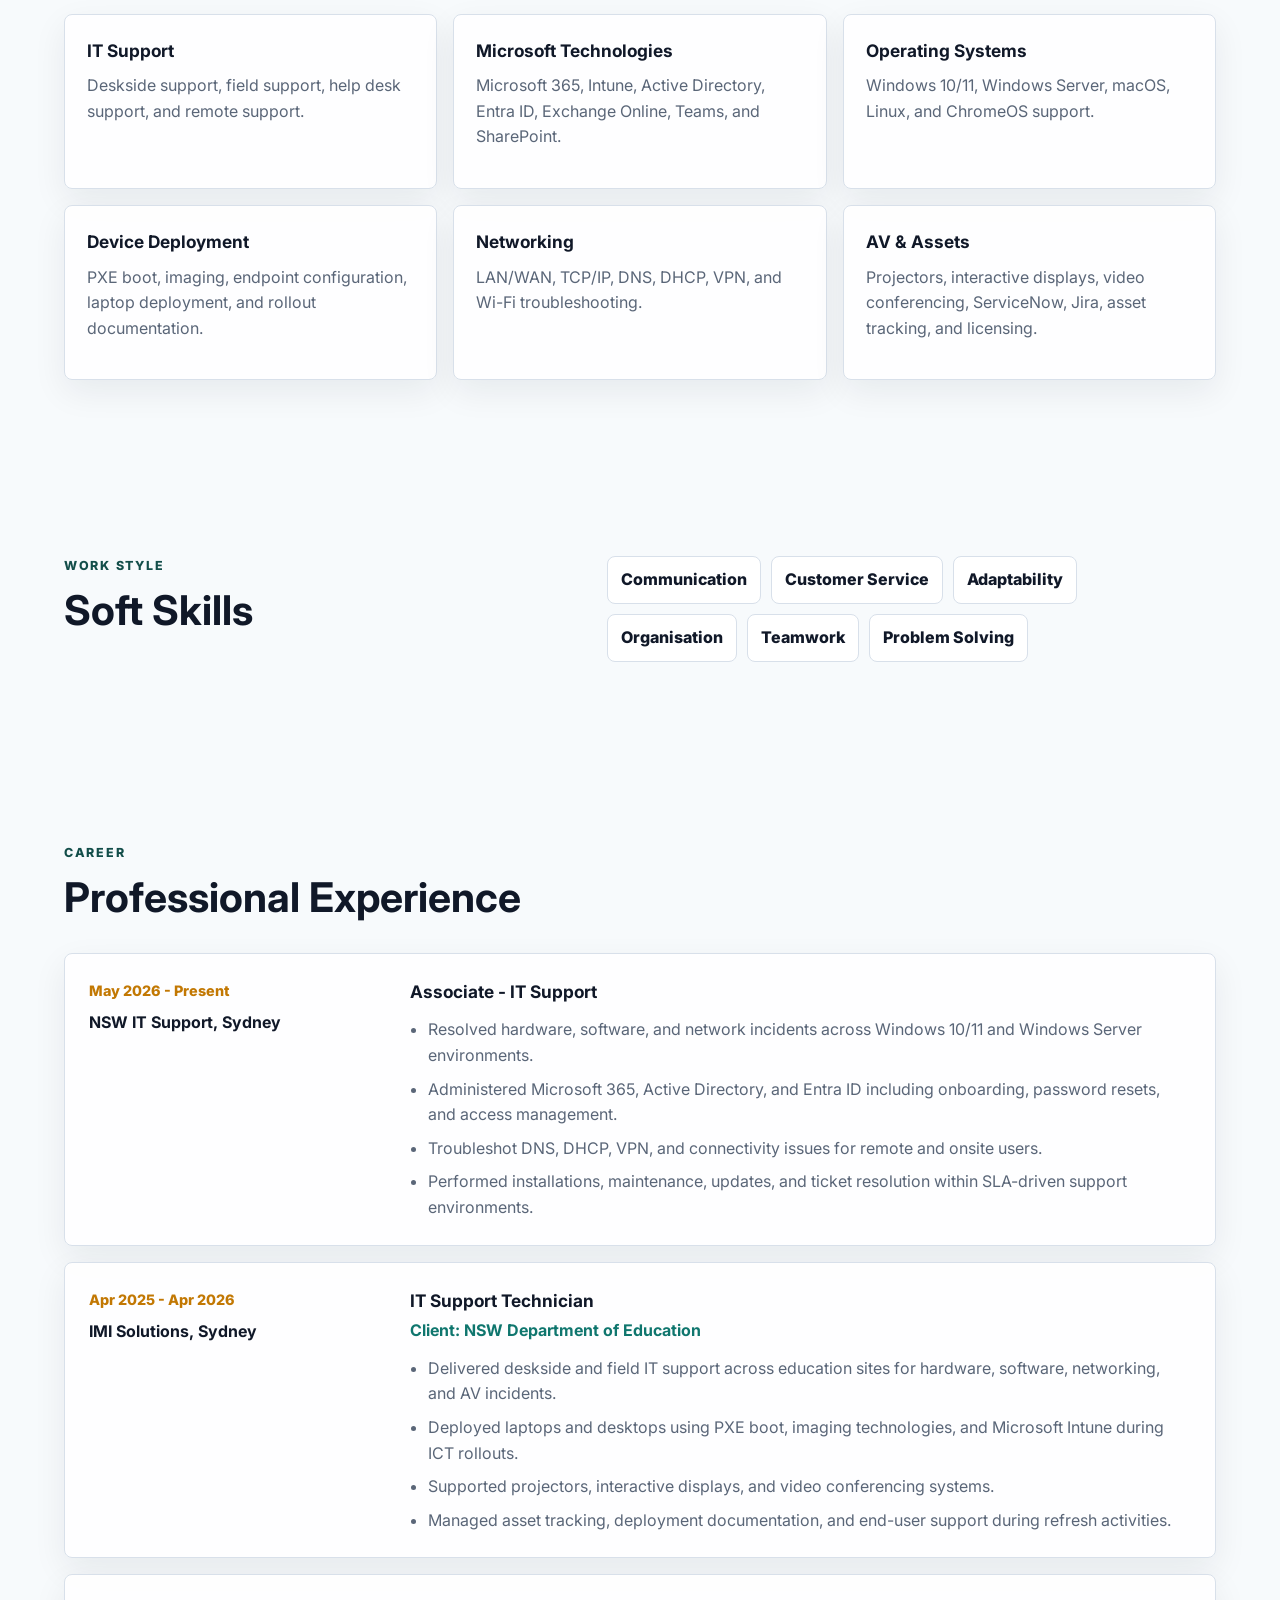
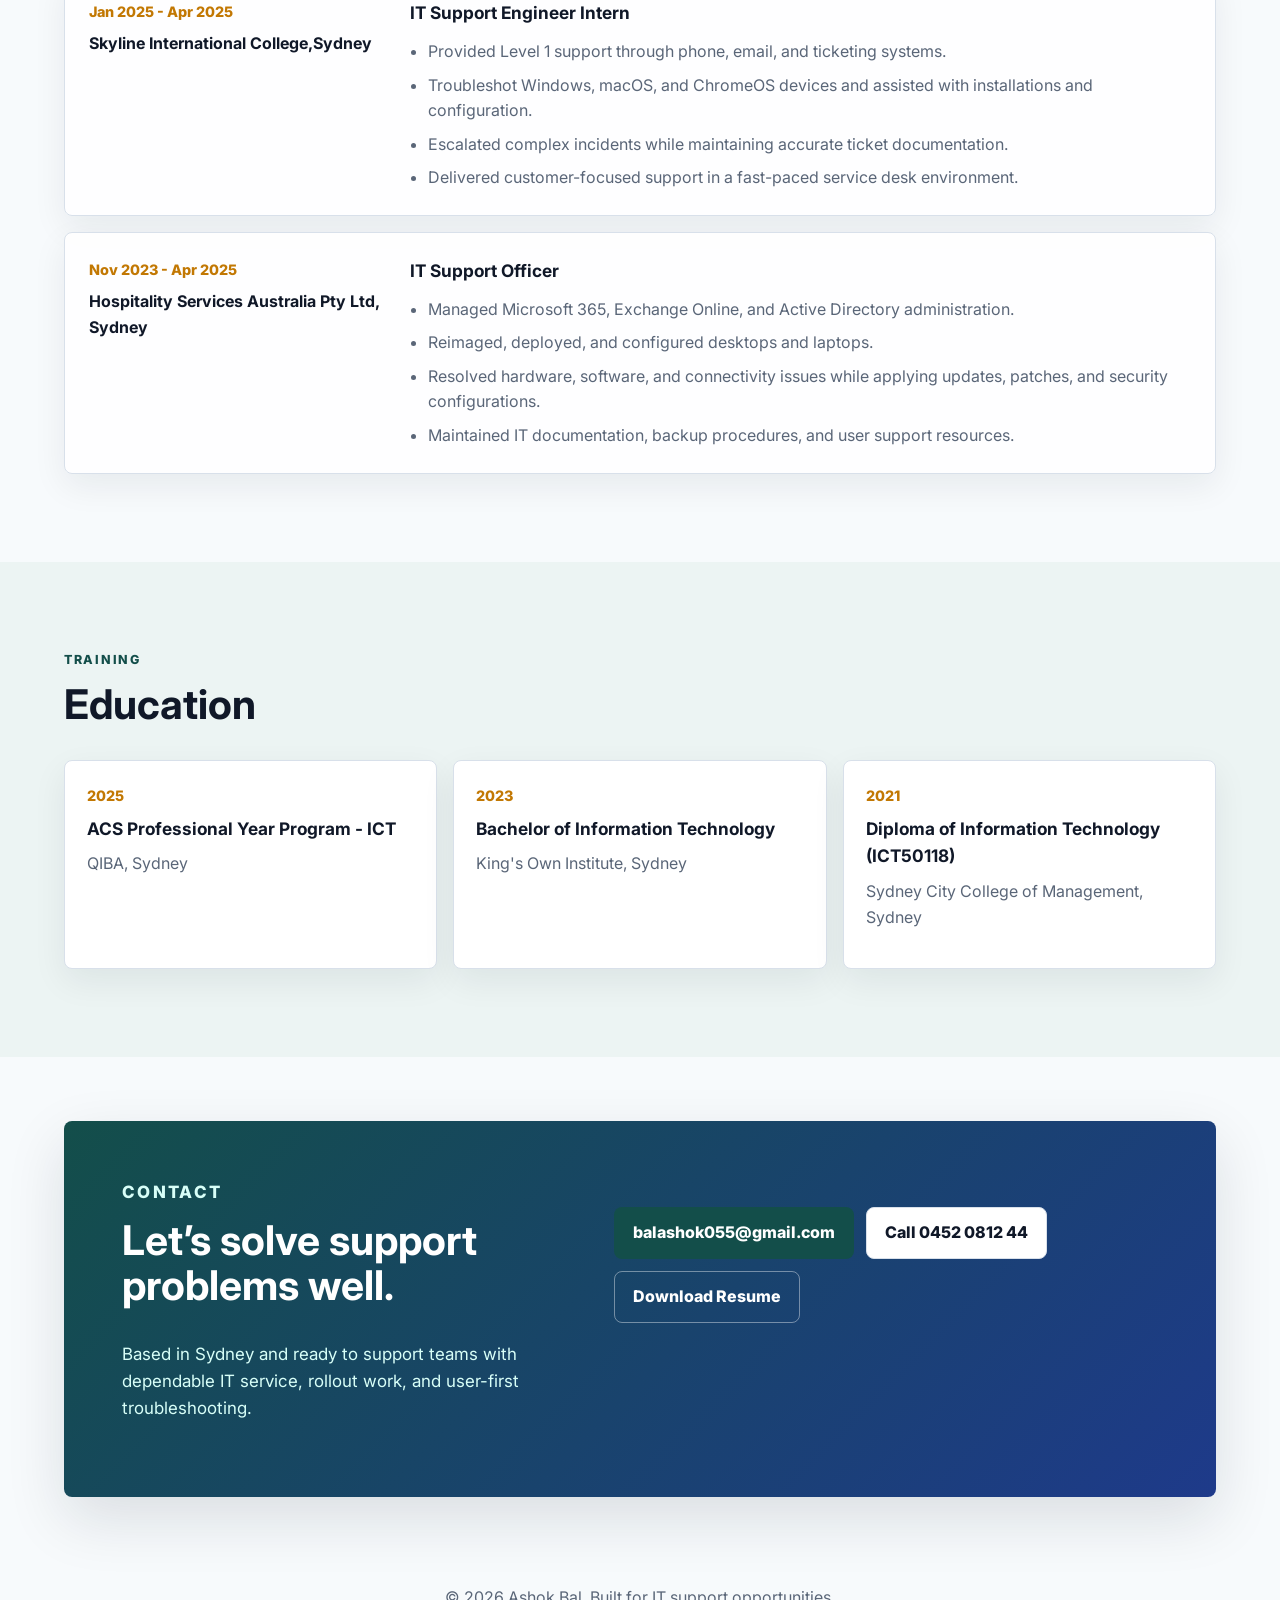
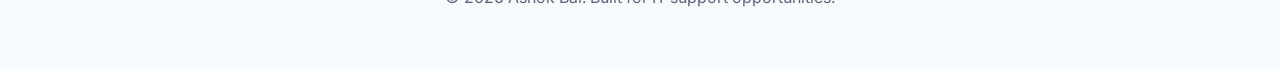
<file: My_Portfolio_Website/Index.html>
<!doctype html>
<html lang="en">
  <head>
    <meta charset="utf-8">
    <meta name="viewport" content="width=device-width, initial-scale=1">
    <meta name="description" content="Ashok Bal - IT Support Technician in Sydney specialising in deskside support, Microsoft 365, Intune, Active Directory, networking, and AV support.">
    <title>Ashok Bal | IT Support Technician</title>
    <link rel="preconnect" href="https://fonts.googleapis.com">
    <link rel="preconnect" href="https://fonts.gstatic.com" crossorigin>
    <link href="https://fonts.googleapis.com/css2?family=Inter:wght@400;500;600;700;800&display=swap" rel="stylesheet">
    <link rel="stylesheet" href="styles.css">
  </head>
  <body>
    <header class="site-header">
      <a class="brand" href="#top" aria-label="Ashok Bal home">
        <span class="brand-mark">AB</span>
        <span>Ashok Bal</span>
      </a>
      <nav class="nav" aria-label="Primary navigation">
        <a href="#skills">Skills</a>
        <a href="#experience">Experience</a>
        <a href="#education">Education</a>
        <a href="#contact">Contact</a>
      </nav>
      <button class="menu-button" type="button" aria-label="Open navigation" aria-expanded="false">
        <span></span>
        <span></span>
        <span></span>
      </button>
    </header>

    <main id="top">
      <section class="hero">
        <div class="hero-copy">
          <p class="eyebrow">Sydney, NSW | IT Support</p>
          <h1>Customer-focused IT Support Technician for modern workplaces.</h1>
          <p class="hero-text">
            Hands-on deskside, field, help desk, AV, Microsoft 365, Intune, Active Directory,
            device deployment, and networking support across enterprise and education environments.
          </p>
          <div class="hero-actions" aria-label="Contact actions">
            <a class="button primary" href="mailto:balashok055@gmail.com">Email Me</a>
            <a class="button secondary" href="Resume.pdf" target="_blank" rel="noreferrer">View Resume</a>
          </div>
          <div class="contact-strip" aria-label="Contact details">
            <a href="tel:+61452081244">0452 0812 44</a>
            <a href="mailto:balashok055@gmail.com">balashok055@gmail.com</a>
            <a href="https://www.linkedin.com/in/ashok-bal" target="_blank" rel="noreferrer">LinkedIn</a>
          </div>
        </div>

        <aside class="hero-panel" aria-label="Profile highlights">
          <div class="profile-card">
            <div class="portrait" aria-hidden="true">
              <img src="Profile_Picture.png" alt="Ashok Bal">
            </div>
            <div>
              <p class="card-label">Available for</p>
              <h2>IT Support Roles</h2>
              <p>Deskside support, service desk, rollout projects, AV support, and endpoint administration.</p>
            </div>
          </div>
          <div class="metrics">
            <div>
              <strong>4+</strong>
              <span>IT roles</span>
            </div>
            <div>
              <strong>365</strong>
              <span>Microsoft stack</span>
            </div>
            <div>
              <strong>SLA</strong>
              <span>Ticket focus</span>
            </div>
          </div>
        </aside>
      </section>

      <section class="section intro-section" aria-labelledby="summary-title">
        <div>
          <p class="section-kicker">Professional Summary</p>
          <h2 id="summary-title">Reliable technical support with calm communication.</h2>
        </div>
        <p>
          I troubleshoot desktops, laptops, mobile devices, network connectivity, Microsoft services,
          and classroom technologies in fast-paced environments. I am comfortable supporting end users,
          managing IT assets, documenting work, and resolving tickets with a customer-first mindset.
        </p>
      </section>

      <section class="section" id="skills" aria-labelledby="skills-title">
        <div class="section-heading">
          <p class="section-kicker">Capabilities</p>
          <h2 id="skills-title">Technical Skills</h2>
        </div>
        <div class="skill-grid">
          <article class="skill-group">
            <h3>IT Support</h3>
            <p>Deskside support, field support, help desk support, and remote support.</p>
          </article>
          <article class="skill-group">
            <h3>Microsoft Technologies</h3>
            <p>Microsoft 365, Intune, Active Directory, Entra ID, Exchange Online, Teams, and SharePoint.</p>
          </article>
          <article class="skill-group">
            <h3>Operating Systems</h3>
            <p>Windows 10/11, Windows Server, macOS, Linux, and ChromeOS support.</p>
          </article>
          <article class="skill-group">
            <h3>Device Deployment</h3>
            <p>PXE boot, imaging, endpoint configuration, laptop deployment, and rollout documentation.</p>
          </article>
          <article class="skill-group">
            <h3>Networking</h3>
            <p>LAN/WAN, TCP/IP, DNS, DHCP, VPN, and Wi-Fi troubleshooting.</p>
          </article>
          <article class="skill-group">
            <h3>AV & Assets</h3>
            <p>Projectors, interactive displays, video conferencing, ServiceNow, Jira, asset tracking, and licensing.</p>
          </article>
        </div>
      </section>

      <section class="section split-section" aria-labelledby="soft-skills-title">
        <div>
          <p class="section-kicker">Work Style</p>
          <h2 id="soft-skills-title">Soft Skills</h2>
        </div>
        <div class="soft-list">
          <span>Communication</span>
          <span>Customer Service</span>
          <span>Adaptability</span>
          <span>Organisation</span>
          <span>Teamwork</span>
          <span>Problem Solving</span>
        </div>
      </section>

      <section class="section" id="experience" aria-labelledby="experience-title">
        <div class="section-heading">
          <p class="section-kicker">Career</p>
          <h2 id="experience-title">Professional Experience</h2>
        </div>
        <div class="timeline">
          <article class="role">
            <div class="role-meta">
              <span>May 2026 - Present</span>
              <strong>NSW IT Support, Sydney</strong>
            </div>
            <div class="role-body">
              <h3>Associate - IT Support</h3>
              <ul>
                <li>Resolved hardware, software, and network incidents across Windows 10/11 and Windows Server environments.</li>
                <li>Administered Microsoft 365, Active Directory, and Entra ID including onboarding, password resets, and access management.</li>
                <li>Troubleshot DNS, DHCP, VPN, and connectivity issues for remote and onsite users.</li>
                <li>Performed installations, maintenance, updates, and ticket resolution within SLA-driven support environments.</li>
              </ul>
            </div>
          </article>

          <article class="role">
            <div class="role-meta">
              <span>Apr 2025 - Apr 2026</span>
              <strong>IMI Solutions, Sydney</strong>
            </div>
            <div class="role-body">
              <h3>IT Support Technician</h3>
              <p class="client">Client: NSW Department of Education</p>
              <ul>
                <li>Delivered deskside and field IT support across education sites for hardware, software, networking, and AV incidents.</li>
                <li>Deployed laptops and desktops using PXE boot, imaging technologies, and Microsoft Intune during ICT rollouts.</li>
                <li>Supported projectors, interactive displays, and video conferencing systems.</li>
                <li>Managed asset tracking, deployment documentation, and end-user support during refresh activities.</li>
              </ul>
            </div>
          </article>

          <article class="role">
            <div class="role-meta">
              <span>Jan 2025 - Apr 2025</span>
              <strong>Skyline International College,Sydney</strong>
            </div>
            <div class="role-body">
              <h3>IT Support Engineer Intern</h3>
              <ul>
                <li>Provided Level 1 support through phone, email, and ticketing systems.</li>
                <li>Troubleshot Windows, macOS, and ChromeOS devices and assisted with installations and configuration.</li>
                <li>Escalated complex incidents while maintaining accurate ticket documentation.</li>
                <li>Delivered customer-focused support in a fast-paced service desk environment.</li>
              </ul>
            </div>
          </article>

          <article class="role">
            <div class="role-meta">
              <span>Nov 2023 - Apr 2025</span>
              <strong>Hospitality Services Australia Pty Ltd, Sydney</strong>
            </div>
            <div class="role-body">
              <h3>IT Support Officer</h3>
              <ul>
                <li>Managed Microsoft 365, Exchange Online, and Active Directory administration.</li>
                <li>Reimaged, deployed, and configured desktops and laptops.</li>
                <li>Resolved hardware, software, and connectivity issues while applying updates, patches, and security configurations.</li>
                <li>Maintained IT documentation, backup procedures, and user support resources.</li>
              </ul>
            </div>
          </article>
        </div>
      </section>

      <section class="section education-section" id="education" aria-labelledby="education-title">
        <div class="section-heading">
          <p class="section-kicker">Training</p>
          <h2 id="education-title">Education</h2>
        </div>
        <div class="education-grid">
          <article>
            <span>2025</span>
            <h3>ACS Professional Year Program - ICT</h3>
            <p>QIBA, Sydney</p>
          </article>
          <article>
            <span>2023</span>
            <h3>Bachelor of Information Technology</h3>
            <p>King's Own Institute, Sydney</p>
          </article>
          <article>
            <span>2021</span>
            <h3>Diploma of Information Technology (ICT50118)</h3>
            <p>Sydney City College of Management, Sydney</p>
          </article>
        </div>
      </section>

      <section class="contact-section" id="contact" aria-labelledby="contact-title">
        <div>
          <p class="section-kicker">Contact</p>
          <h2 id="contact-title">Let’s solve support problems well.</h2>
          <p>Based in Sydney and ready to support teams with dependable IT service, rollout work, and user-first troubleshooting.</p>
        </div>
        <div class="contact-actions">
          <a class="button primary" href="mailto:balashok055@gmail.com">balashok055@gmail.com</a>
          <a class="button secondary" href="tel:+61452081244">Call 0452 0812 44</a>
          <a class="button ghost" href="Resume.pdf" download>Download Resume</a>
        </div>
      </section>
    </main>

    <footer>
      <p>&copy; <span id="year"></span> Ashok Bal. Built for IT support opportunities.</p>
    </footer>

    <script src="script.js"></script>
  </body>
</html>
</file>
<file: styles.css>
:root {
  --ink: #101828;
  --muted: #5a6678;
  --line: #d8e0ea;
  --paper: #f7fafc;
  --white: #ffffff;
  --teal: #0f766e;
  --teal-dark: #134e4a;
  --blue: #2563eb;
  --amber: #c27803;
  --shadow: 0 22px 60px rgba(16, 24, 40, 0.12);
}

* {
  box-sizing: border-box;
}

html {
  scroll-behavior: smooth;
}

body {
  margin: 0;
  background: var(--paper);
  color: var(--ink);
  font-family: Inter, Arial, sans-serif;
  line-height: 1.6;
}

a {
  color: inherit;
  text-decoration: none;
}

.site-header {
  position: sticky;
  top: 0;
  z-index: 20;
  display: flex;
  align-items: center;
  justify-content: space-between;
  gap: 24px;
  padding: 18px clamp(18px, 5vw, 72px);
  background: rgba(247, 250, 252, 0.92);
  border-bottom: 1px solid rgba(216, 224, 234, 0.85);
  backdrop-filter: blur(16px);
}

.brand {
  display: inline-flex;
  align-items: center;
  gap: 10px;
  font-weight: 800;
}

.brand-mark {
  display: grid;
  width: 40px;
  height: 40px;
  place-items: center;
  border-radius: 8px;
  background: var(--ink);
  color: var(--white);
  font-size: 0.88rem;
}

.nav {
  display: flex;
  align-items: center;
  gap: clamp(14px, 3vw, 28px);
  color: var(--muted);
  font-size: 0.95rem;
  font-weight: 600;
}

.nav a:hover {
  color: var(--teal-dark);
}

.menu-button {
  display: none;
  width: 42px;
  height: 42px;
  border: 1px solid var(--line);
  border-radius: 8px;
  background: var(--white);
}

.menu-button span {
  display: block;
  width: 18px;
  height: 2px;
  margin: 4px auto;
  background: var(--ink);
}

.hero {
  display: grid;
  grid-template-columns: minmax(0, 1.1fr) minmax(320px, 0.72fr);
  gap: clamp(28px, 5vw, 64px);
  min-height: calc(100vh - 78px);
  padding: clamp(56px, 8vw, 104px) clamp(18px, 5vw, 72px) 44px;
  background:
    linear-gradient(120deg, rgba(15, 118, 110, 0.12), rgba(37, 99, 235, 0.08) 45%, rgba(194, 120, 3, 0.1)),
    url("data:image/svg+xml,%3Csvg xmlns='http://www.w3.org/2000/svg' width='900' height='520' viewBox='0 0 900 520'%3E%3Cg fill='none' stroke='%23b8c7d9' stroke-width='1.2' opacity='.55'%3E%3Cpath d='M40 90h220v120H40zM640 78h190v112H640zM332 62h166v92H332zM118 292h240v130H118zM520 270h286v152H520z'/%3E%3Cpath d='M150 210v44h520v-64M260 150h72M498 108h142M358 356h162'/%3E%3Ccircle cx='150' cy='254' r='6' fill='%230f766e' stroke='none'/%3E%3Ccircle cx='670' cy='190' r='6' fill='%232563eb' stroke='none'/%3E%3Ccircle cx='520' cy='356' r='6' fill='%23c27803' stroke='none'/%3E%3C/g%3E%3C/svg%3E");
  background-position: center;
  background-size: cover;
}

.hero-copy {
  max-width: 850px;
}

.eyebrow,
.section-kicker,
.card-label {
  margin: 0 0 12px;
  color: var(--teal-dark);
  font-size: 0.78rem;
  font-weight: 800;
  letter-spacing: 0.14em;
  text-transform: uppercase;
}

h1,
h2,
h3,
p {
  margin-top: 0;
}

h1 {
  max-width: 900px;
  margin-bottom: 22px;
  font-size: clamp(1.75rem, 3.2vw, 3rem);
  line-height: 1.4;
}

h2 {
  font-size: clamp(1.75rem, 3.2vw, 3rem);
  line-height: 1.08;
}

h3 {
  font-size: 1.08rem;
}

.hero-text {
  max-width: 720px;
  color: #344054;
  font-size: clamp(1.05rem, 2vw, 1.28rem);
}

.hero-actions,
.contact-actions {
  display: flex;
  flex-wrap: wrap;
  gap: 12px;
  margin-top: 28px;
}

.button {
  display: inline-flex;
  min-height: 46px;
  align-items: center;
  justify-content: center;
  border-radius: 8px;
  padding: 12px 18px;
  border: 1px solid transparent;
  font-weight: 800;
}

.button.primary {
  background: var(--teal-dark);
  color: var(--white);
}

.button.secondary {
  background: var(--white);
  border-color: var(--line);
  color: var(--ink);
}

.button.ghost {
  background: transparent;
  border-color: rgba(255, 255, 255, 0.4);
  color: var(--white);
}

.button:hover {
  transform: translateY(-1px);
}

.contact-strip {
  display: flex;
  flex-wrap: wrap;
  gap: 10px;
  margin-top: 28px;
  color: var(--muted);
  font-weight: 700;
}

.contact-strip a {
  padding: 7px 10px;
  border: 1px solid rgba(216, 224, 234, 0.95);
  border-radius: 8px;
  background: rgba(255, 255, 255, 0.72);
}

.hero-panel {
  align-self: center;
}

.profile-card,
.skill-group,
.role,
.education-grid article {
  border: 1px solid var(--line);
  border-radius: 8px;
  background: rgba(255, 255, 255, 0.9);
  box-shadow: 0 12px 34px rgba(16, 24, 40, 0.07);
}

.profile-card {
  display: grid;
  gap: 22px;
  padding: 24px;
}

.portrait {
  display: grid;
  width: min(100%, 340px);
  aspect-ratio: 1.05;
  place-items: center;
  border-radius: 8px;
  background:
    linear-gradient(135deg, rgba(15, 118, 110, 0.92), rgba(37, 99, 235, 0.82)),
    repeating-linear-gradient(45deg, transparent 0 18px, rgba(255, 255, 255, 0.18) 18px 20px);
  color: var(--white);
  font-size: clamp(4rem, 12vw, 8rem);
  font-weight: 800;
}
 .portrait img {
  width: 100%;
  height: 100%;
  object-fit: cover;
  border-radius: 8px;
}
.metrics {
  display: grid;
  grid-template-columns: repeat(3, 1fr);
  gap: 10px;
  margin-top: 12px;
}

.metrics div {
  min-width: 0;
  padding: 14px;
  border-radius: 8px;
  background: var(--ink);
  color: var(--white);
}

.metrics strong,
.metrics span {
  display: block;
}

.metrics strong {
  font-size: clamp(1.25rem, 3vw, 1.8rem);
}

.metrics span {
  color: #cbd5e1;
  font-size: 0.78rem;
}

.section {
  padding: clamp(54px, 8vw, 88px) clamp(18px, 5vw, 72px);
}

.intro-section,
.split-section,
.contact-section {
  display: grid;
  grid-template-columns: minmax(260px, 0.8fr) minmax(0, 1fr);
  gap: clamp(24px, 5vw, 56px);
  align-items: start;
}

.intro-section p:last-child,
.contact-section p {
  max-width: 820px;
  color: var(--muted);
  font-size: 1.06rem;
}

.section-heading {
  max-width: 760px;
  margin-bottom: 28px;
}

.skill-grid {
  display: grid;
  grid-template-columns: repeat(3, minmax(0, 1fr));
  gap: 16px;
}

.skill-group {
  padding: 22px;
}

.skill-group h3,
.education-grid h3 {
  margin-bottom: 9px;
}

.skill-group p,
.role li,
.education-grid p {
  color: var(--muted);
}

.soft-list {
  display: flex;
  flex-wrap: wrap;
  gap: 10px;
}

.soft-list span {
  border-radius: 8px;
  padding: 10px 13px;
  background: var(--white);
  border: 1px solid var(--line);
  font-weight: 800;
}

.timeline {
  display: grid;
  gap: 16px;
}

.role {
  display: grid;
  grid-template-columns: minmax(190px, 0.38fr) minmax(0, 1fr);
  gap: 24px;
  padding: 24px;
}

.role-meta span,
.education-grid span {
  display: inline-flex;
  margin-bottom: 8px;
  color: var(--amber);
  font-size: 0.9rem;
  font-weight: 800;
}

.role-meta strong {
  display: block;
}

.role-body h3 {
  margin-bottom: 4px;
}

.client {
  margin-bottom: 10px;
  color: var(--teal);
  font-weight: 700;
}

ul {
  margin: 12px 0 0;
  padding-left: 1.15rem;
}

li + li {
  margin-top: 8px;
}

.education-section {
  background: #ecf4f3;
}

.education-grid {
  display: grid;
  grid-template-columns: repeat(3, minmax(0, 1fr));
  gap: 16px;
}

.education-grid article {
  padding: 22px;
  background: var(--white);
}

.contact-section {
  margin: clamp(18px, 5vw, 72px);
  padding: clamp(34px, 6vw, 58px);
  border-radius: 8px;
  background: linear-gradient(135deg, var(--teal-dark), #1e3a8a);
  color: var(--white);
  box-shadow: var(--shadow);
}

.contact-section .section-kicker,
.contact-section p {
  color: #d8fff8;
}

footer {
  padding: 24px clamp(18px, 5vw, 72px) 42px;
  color: var(--muted);
  text-align: center;
}

@media (max-width: 900px) {
  .hero,
  .intro-section,
  .split-section,
  .contact-section,
  .role {
    grid-template-columns: 1fr;
  }

  .hero {
    min-height: auto;
  }

  .skill-grid,
  .education-grid {
    grid-template-columns: repeat(2, minmax(0, 1fr));
  }
}

@media (max-width: 720px) {
  .nav {
    position: absolute;
    top: 76px;
    right: 18px;
    left: 18px;
    display: none;
    flex-direction: column;
    align-items: stretch;
    padding: 14px;
    border: 1px solid var(--line);
    border-radius: 8px;
    background: var(--white);
    box-shadow: var(--shadow);
  }

  .nav.open {
    display: flex;
  }

  .nav a {
    padding: 10px;
  }

  .menu-button {
    display: inline-block;
  }

  .skill-grid,
  .education-grid,
  .metrics {
    grid-template-columns: 1fr;
  }

  h1 {
    font-size: clamp(2.3rem, 13vw, 3.8rem);
  }

  .button {
    width: 100%;
  }

  .contact-section {
    margin-right: 18px;
    margin-left: 18px;
  }
}
</file>
<file: My_Portfolio_Website/styles.css>
:root {
  --ink: #101828;
  --muted: #5a6678;
  --line: #d8e0ea;
  --paper: #f7fafc;
  --white: #ffffff;
  --teal: #0f766e;
  --teal-dark: #134e4a;
  --blue: #2563eb;
  --amber: #c27803;
  --shadow: 0 22px 60px rgba(16, 24, 40, 0.12);
}

* {
  box-sizing: border-box;
}

html {
  scroll-behavior: smooth;
}

body {
  margin: 0;
  background: var(--paper);
  color: var(--ink);
  font-family: Inter, Arial, sans-serif;
  line-height: 1.6;
}

a {
  color: inherit;
  text-decoration: none;
}

.site-header {
  position: sticky;
  top: 0;
  z-index: 20;
  display: flex;
  align-items: center;
  justify-content: space-between;
  gap: 24px;
  padding: 18px clamp(18px, 5vw, 72px);
  background: rgba(247, 250, 252, 0.92);
  border-bottom: 1px solid rgba(216, 224, 234, 0.85);
  backdrop-filter: blur(16px);
}

.brand {
  display: inline-flex;
  align-items: center;
  gap: 10px;
  font-weight: 800;
}

.brand-mark {
  display: grid;
  width: 40px;
  height: 40px;
  place-items: center;
  border-radius: 8px;
  background: var(--ink);
  color: var(--white);
  font-size: 0.88rem;
}

.nav {
  display: flex;
  align-items: center;
  gap: clamp(14px, 3vw, 28px);
  color: var(--muted);
  font-size: 0.95rem;
  font-weight: 600;
}

.nav a:hover {
  color: var(--teal-dark);
}

.menu-button {
  display: none;
  width: 42px;
  height: 42px;
  border: 1px solid var(--line);
  border-radius: 8px;
  background: var(--white);
}

.menu-button span {
  display: block;
  width: 18px;
  height: 2px;
  margin: 4px auto;
  background: var(--ink);
}

.hero {
  display: grid;
  grid-template-columns: minmax(0, 1.1fr) minmax(320px, 0.72fr);
  gap: clamp(28px, 5vw, 64px);
  min-height: calc(100vh - 78px);
  padding: clamp(56px, 8vw, 104px) clamp(18px, 5vw, 72px) 44px;
  background:
    linear-gradient(120deg, rgba(15, 118, 110, 0.12), rgba(37, 99, 235, 0.08) 45%, rgba(194, 120, 3, 0.1)),
    url("data:image/svg+xml,%3Csvg xmlns='http://www.w3.org/2000/svg' width='900' height='520' viewBox='0 0 900 520'%3E%3Cg fill='none' stroke='%23b8c7d9' stroke-width='1.2' opacity='.55'%3E%3Cpath d='M40 90h220v120H40zM640 78h190v112H640zM332 62h166v92H332zM118 292h240v130H118zM520 270h286v152H520z'/%3E%3Cpath d='M150 210v44h520v-64M260 150h72M498 108h142M358 356h162'/%3E%3Ccircle cx='150' cy='254' r='6' fill='%230f766e' stroke='none'/%3E%3Ccircle cx='670' cy='190' r='6' fill='%232563eb' stroke='none'/%3E%3Ccircle cx='520' cy='356' r='6' fill='%23c27803' stroke='none'/%3E%3C/g%3E%3C/svg%3E");
  background-position: center;
  background-size: cover;
}

.hero-copy {
  max-width: 850px;
}

.eyebrow,
.section-kicker,
.card-label {
  margin: 0 0 12px;
  color: var(--teal-dark);
  font-size: 0.78rem;
  font-weight: 800;
  letter-spacing: 0.14em;
  text-transform: uppercase;
}

h1,
h2,
h3,
p {
  margin-top: 0;
}

h1 {
  max-width: 900px;
  margin-bottom: 22px;
  font-size: clamp(2.65rem, 7vw, 5.9rem);
  line-height: 0.96;
}

h2 {
  font-size: clamp(1.75rem, 3.2vw, 3rem);
  line-height: 1.08;
}

h3 {
  font-size: 1.08rem;
}

.hero-text {
  max-width: 720px;
  color: #344054;
  font-size: clamp(1.05rem, 2vw, 1.28rem);
}

.hero-actions,
.contact-actions {
  display: flex;
  flex-wrap: wrap;
  gap: 12px;
  margin-top: 28px;
}

.button {
  display: inline-flex;
  min-height: 46px;
  align-items: center;
  justify-content: center;
  border-radius: 8px;
  padding: 12px 18px;
  border: 1px solid transparent;
  font-weight: 800;
}

.button.primary {
  background: var(--teal-dark);
  color: var(--white);
}

.button.secondary {
  background: var(--white);
  border-color: var(--line);
  color: var(--ink);
}

.button.ghost {
  background: transparent;
  border-color: rgba(255, 255, 255, 0.4);
  color: var(--white);
}

.button:hover {
  transform: translateY(-1px);
}

.contact-strip {
  display: flex;
  flex-wrap: wrap;
  gap: 10px;
  margin-top: 28px;
  color: var(--muted);
  font-weight: 700;
}

.contact-strip a {
  padding: 7px 10px;
  border: 1px solid rgba(216, 224, 234, 0.95);
  border-radius: 8px;
  background: rgba(255, 255, 255, 0.72);
}

.hero-panel {
  align-self: center;
}

.profile-card,
.skill-group,
.role,
.education-grid article {
  border: 1px solid var(--line);
  border-radius: 8px;
  background: rgba(255, 255, 255, 0.9);
  box-shadow: 0 12px 34px rgba(16, 24, 40, 0.07);
}

.profile-card {
  display: grid;
  gap: 22px;
  padding: 24px;
}

.portrait {
  display: grid;
  width: min(100%, 340px);
  aspect-ratio: 1.05;
  place-items: center;
  border-radius: 8px;
  background:
    linear-gradient(135deg, rgba(15, 118, 110, 0.92), rgba(37, 99, 235, 0.82)),
    repeating-linear-gradient(45deg, transparent 0 18px, rgba(255, 255, 255, 0.18) 18px 20px);
  color: var(--white);
  font-size: clamp(4rem, 12vw, 8rem);
  font-weight: 800;
}
 .portrait img {
  width: 100%;
  height: 100%;
  object-fit: cover;
  border-radius: 8px;
}
.metrics {
  display: grid;
  grid-template-columns: repeat(3, 1fr);
  gap: 10px;
  margin-top: 12px;
}

.metrics div {
  min-width: 0;
  padding: 14px;
  border-radius: 8px;
  background: var(--ink);
  color: var(--white);
}

.metrics strong,
.metrics span {
  display: block;
}

.metrics strong {
  font-size: clamp(1.25rem, 3vw, 1.8rem);
}

.metrics span {
  color: #cbd5e1;
  font-size: 0.78rem;
}

.section {
  padding: clamp(54px, 8vw, 88px) clamp(18px, 5vw, 72px);
}

.intro-section,
.split-section,
.contact-section {
  display: grid;
  grid-template-columns: minmax(260px, 0.8fr) minmax(0, 1fr);
  gap: clamp(24px, 5vw, 56px);
  align-items: start;
}

.intro-section p:last-child,
.contact-section p {
  max-width: 820px;
  color: var(--muted);
  font-size: 1.06rem;
}

.section-heading {
  max-width: 760px;
  margin-bottom: 28px;
}

.skill-grid {
  display: grid;
  grid-template-columns: repeat(3, minmax(0, 1fr));
  gap: 16px;
}

.skill-group {
  padding: 22px;
}

.skill-group h3,
.education-grid h3 {
  margin-bottom: 9px;
}

.skill-group p,
.role li,
.education-grid p {
  color: var(--muted);
}

.soft-list {
  display: flex;
  flex-wrap: wrap;
  gap: 10px;
}

.soft-list span {
  border-radius: 8px;
  padding: 10px 13px;
  background: var(--white);
  border: 1px solid var(--line);
  font-weight: 800;
}

.timeline {
  display: grid;
  gap: 16px;
}

.role {
  display: grid;
  grid-template-columns: minmax(190px, 0.38fr) minmax(0, 1fr);
  gap: 24px;
  padding: 24px;
}

.role-meta span,
.education-grid span {
  display: inline-flex;
  margin-bottom: 8px;
  color: var(--amber);
  font-size: 0.9rem;
  font-weight: 800;
}

.role-meta strong {
  display: block;
}

.role-body h3 {
  margin-bottom: 4px;
}

.client {
  margin-bottom: 10px;
  color: var(--teal);
  font-weight: 700;
}

ul {
  margin: 12px 0 0;
  padding-left: 1.15rem;
}

li + li {
  margin-top: 8px;
}

.education-section {
  background: #ecf4f3;
}

.education-grid {
  display: grid;
  grid-template-columns: repeat(3, minmax(0, 1fr));
  gap: 16px;
}

.education-grid article {
  padding: 22px;
  background: var(--white);
}

.contact-section {
  margin: clamp(18px, 5vw, 72px);
  padding: clamp(34px, 6vw, 58px);
  border-radius: 8px;
  background: linear-gradient(135deg, var(--teal-dark), #1e3a8a);
  color: var(--white);
  box-shadow: var(--shadow);
}

.contact-section .section-kicker,
.contact-section p {
  color: #d8fff8;
}

footer {
  padding: 24px clamp(18px, 5vw, 72px) 42px;
  color: var(--muted);
  text-align: center;
}

@media (max-width: 900px) {
  .hero,
  .intro-section,
  .split-section,
  .contact-section,
  .role {
    grid-template-columns: 1fr;
  }

  .hero {
    min-height: auto;
  }

  .skill-grid,
  .education-grid {
    grid-template-columns: repeat(2, minmax(0, 1fr));
  }
}

@media (max-width: 720px) {
  .nav {
    position: absolute;
    top: 76px;
    right: 18px;
    left: 18px;
    display: none;
    flex-direction: column;
    align-items: stretch;
    padding: 14px;
    border: 1px solid var(--line);
    border-radius: 8px;
    background: var(--white);
    box-shadow: var(--shadow);
  }

  .nav.open {
    display: flex;
  }

  .nav a {
    padding: 10px;
  }

  .menu-button {
    display: inline-block;
  }

  .skill-grid,
  .education-grid,
  .metrics {
    grid-template-columns: 1fr;
  }

  h1 {
    font-size: clamp(2.3rem, 13vw, 3.8rem);
  }

  .button {
    width: 100%;
  }

  .contact-section {
    margin-right: 18px;
    margin-left: 18px;
  }
}
</file>
